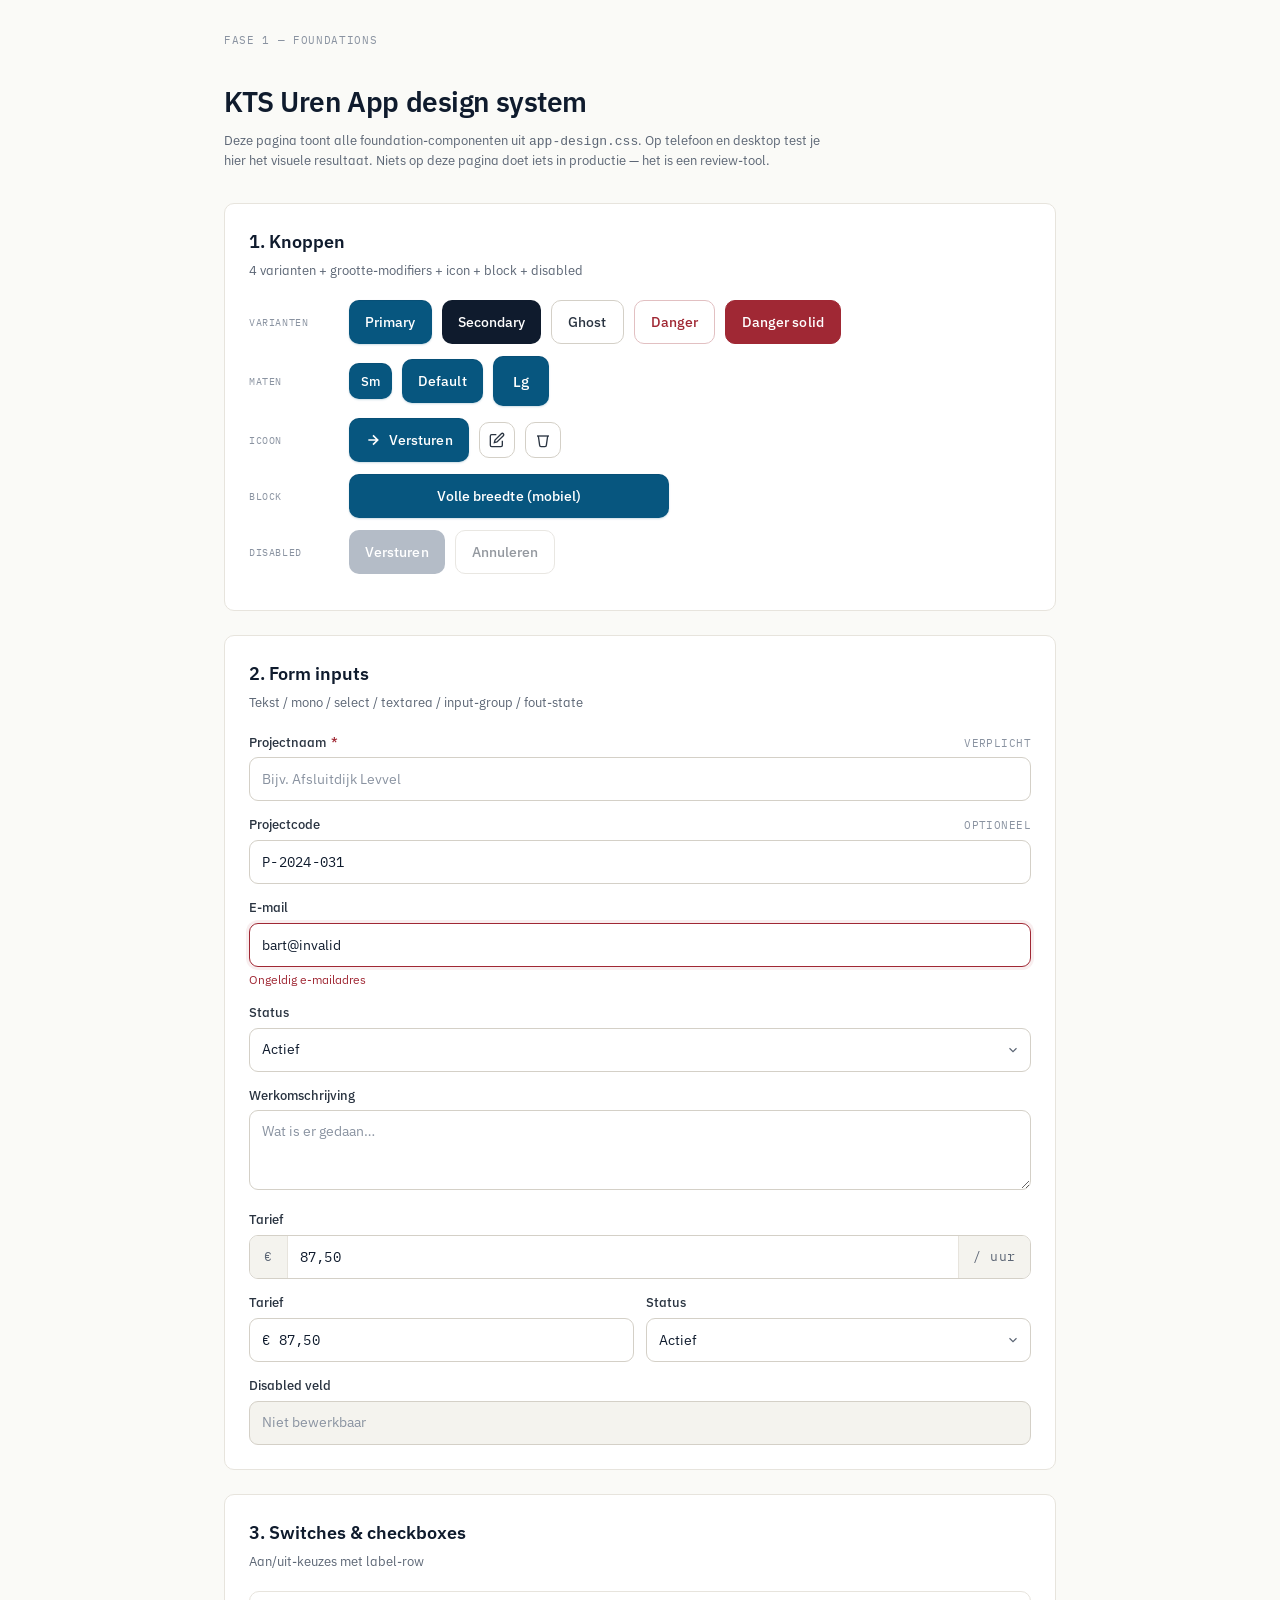
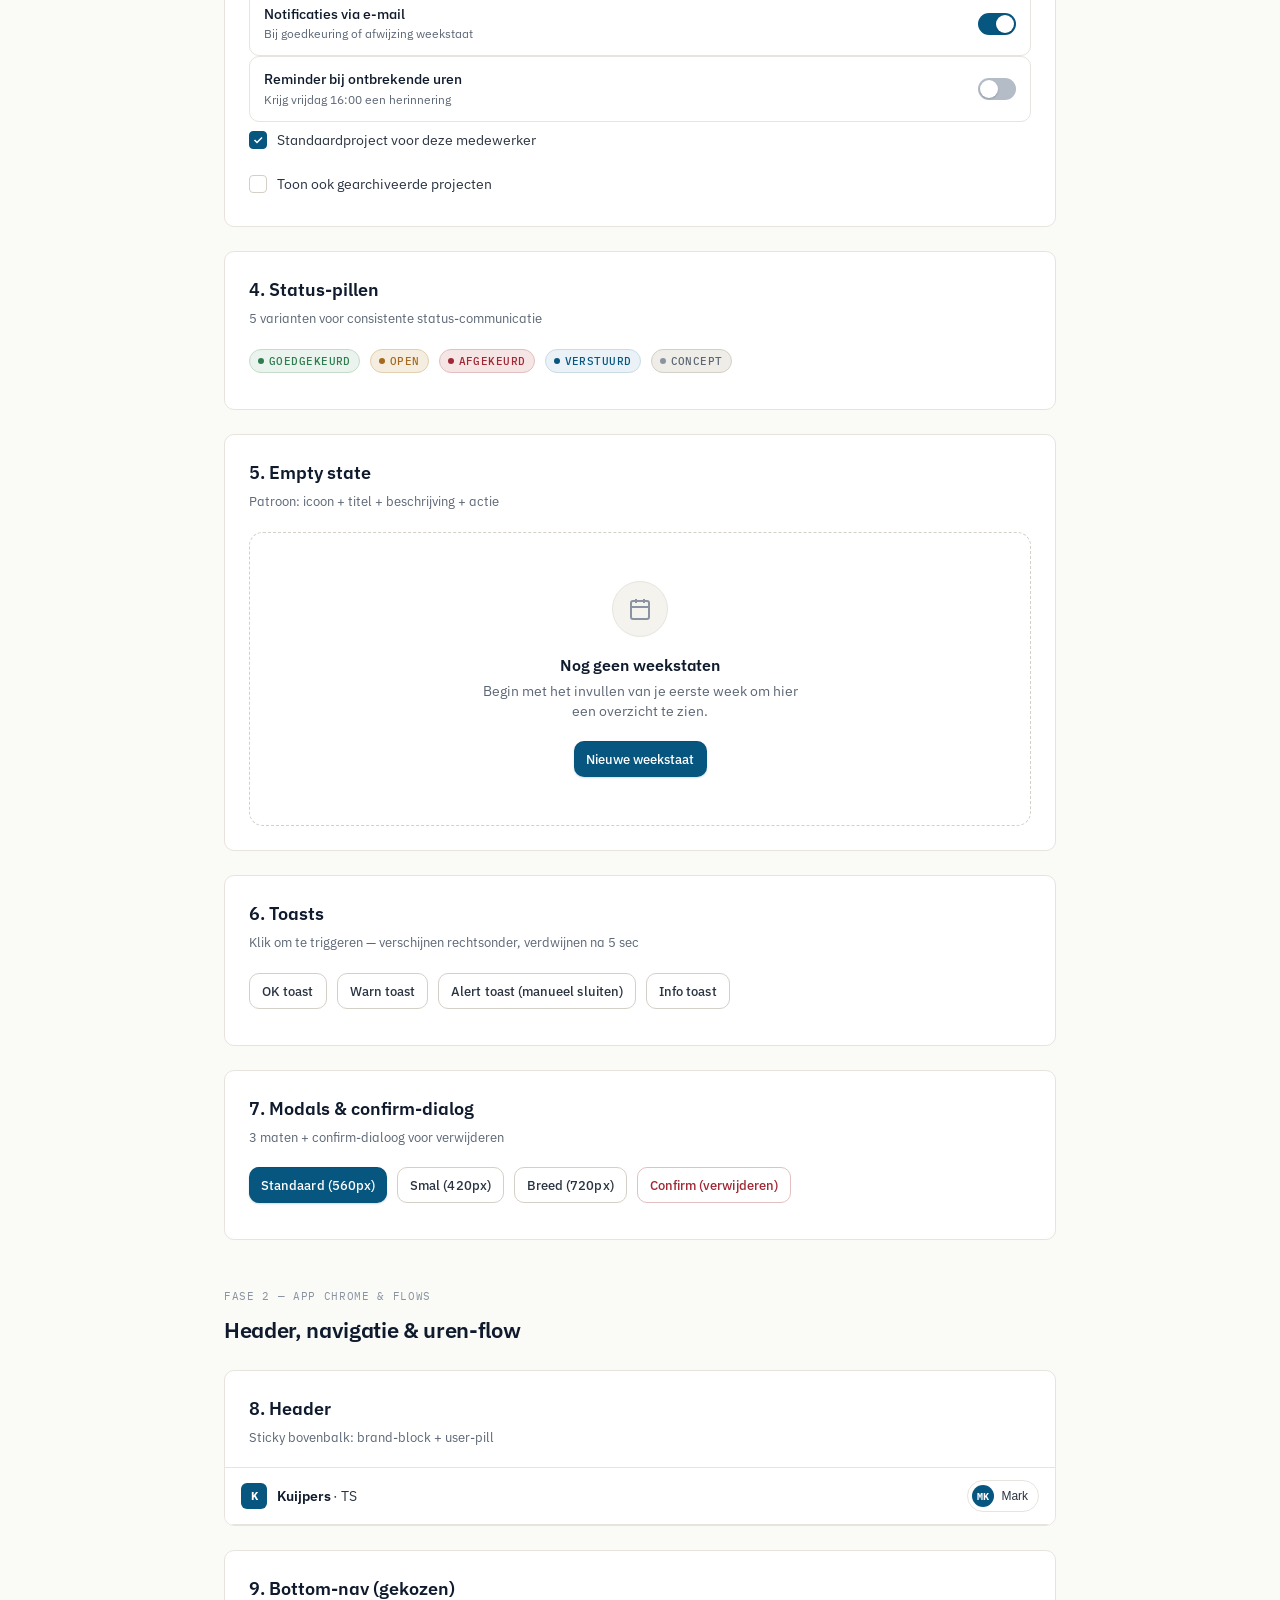
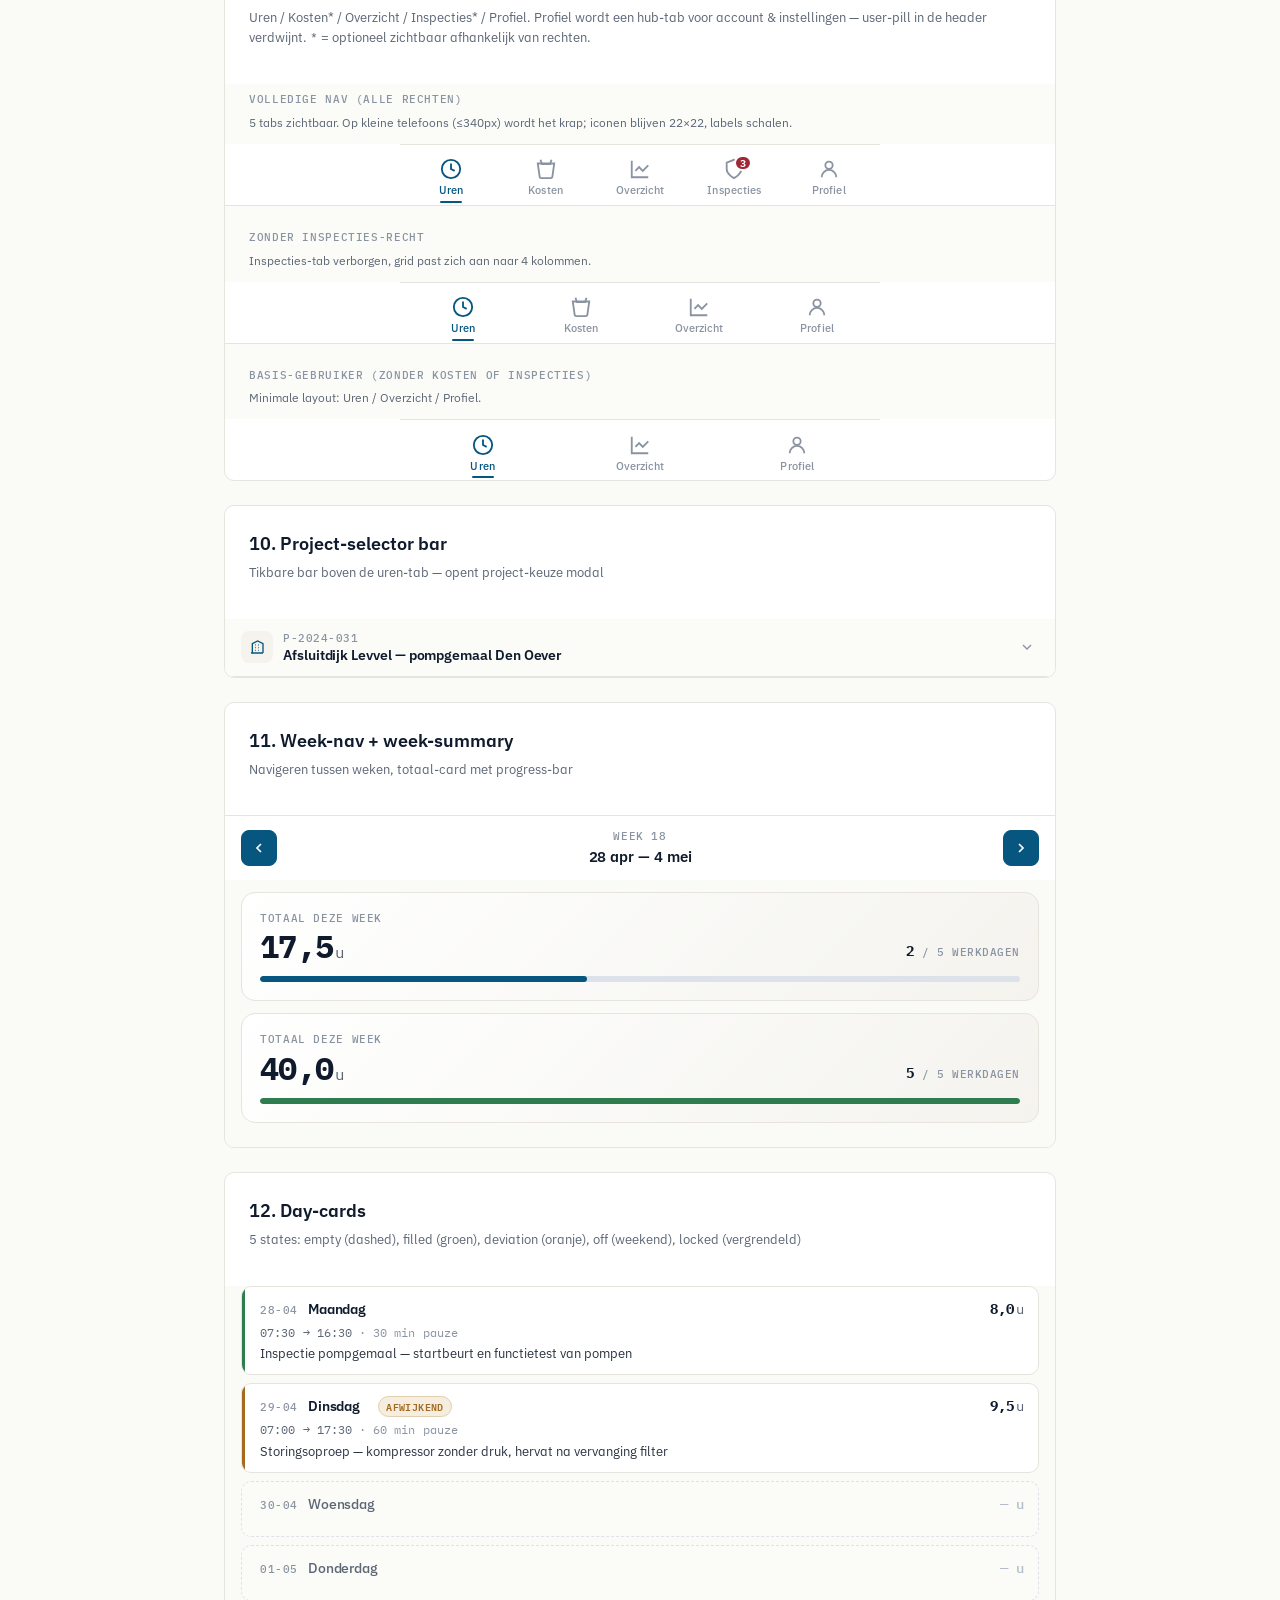
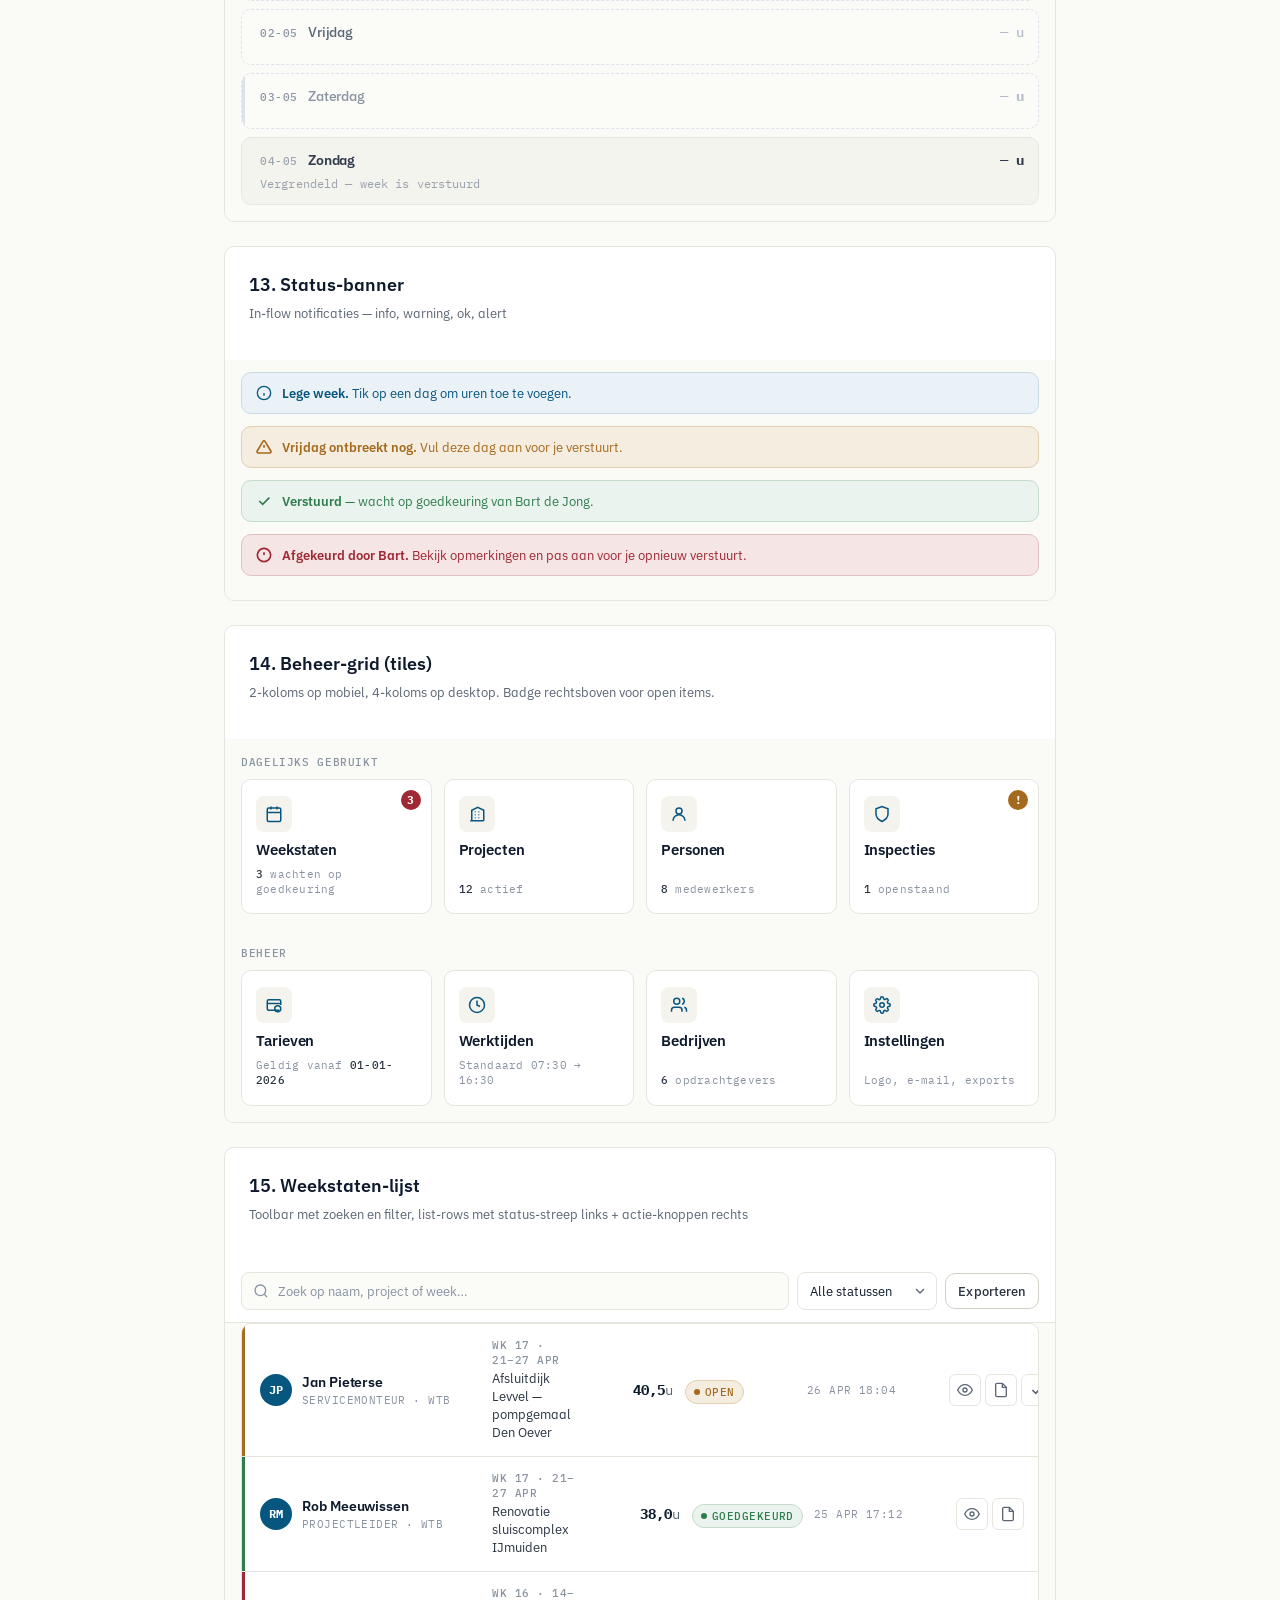
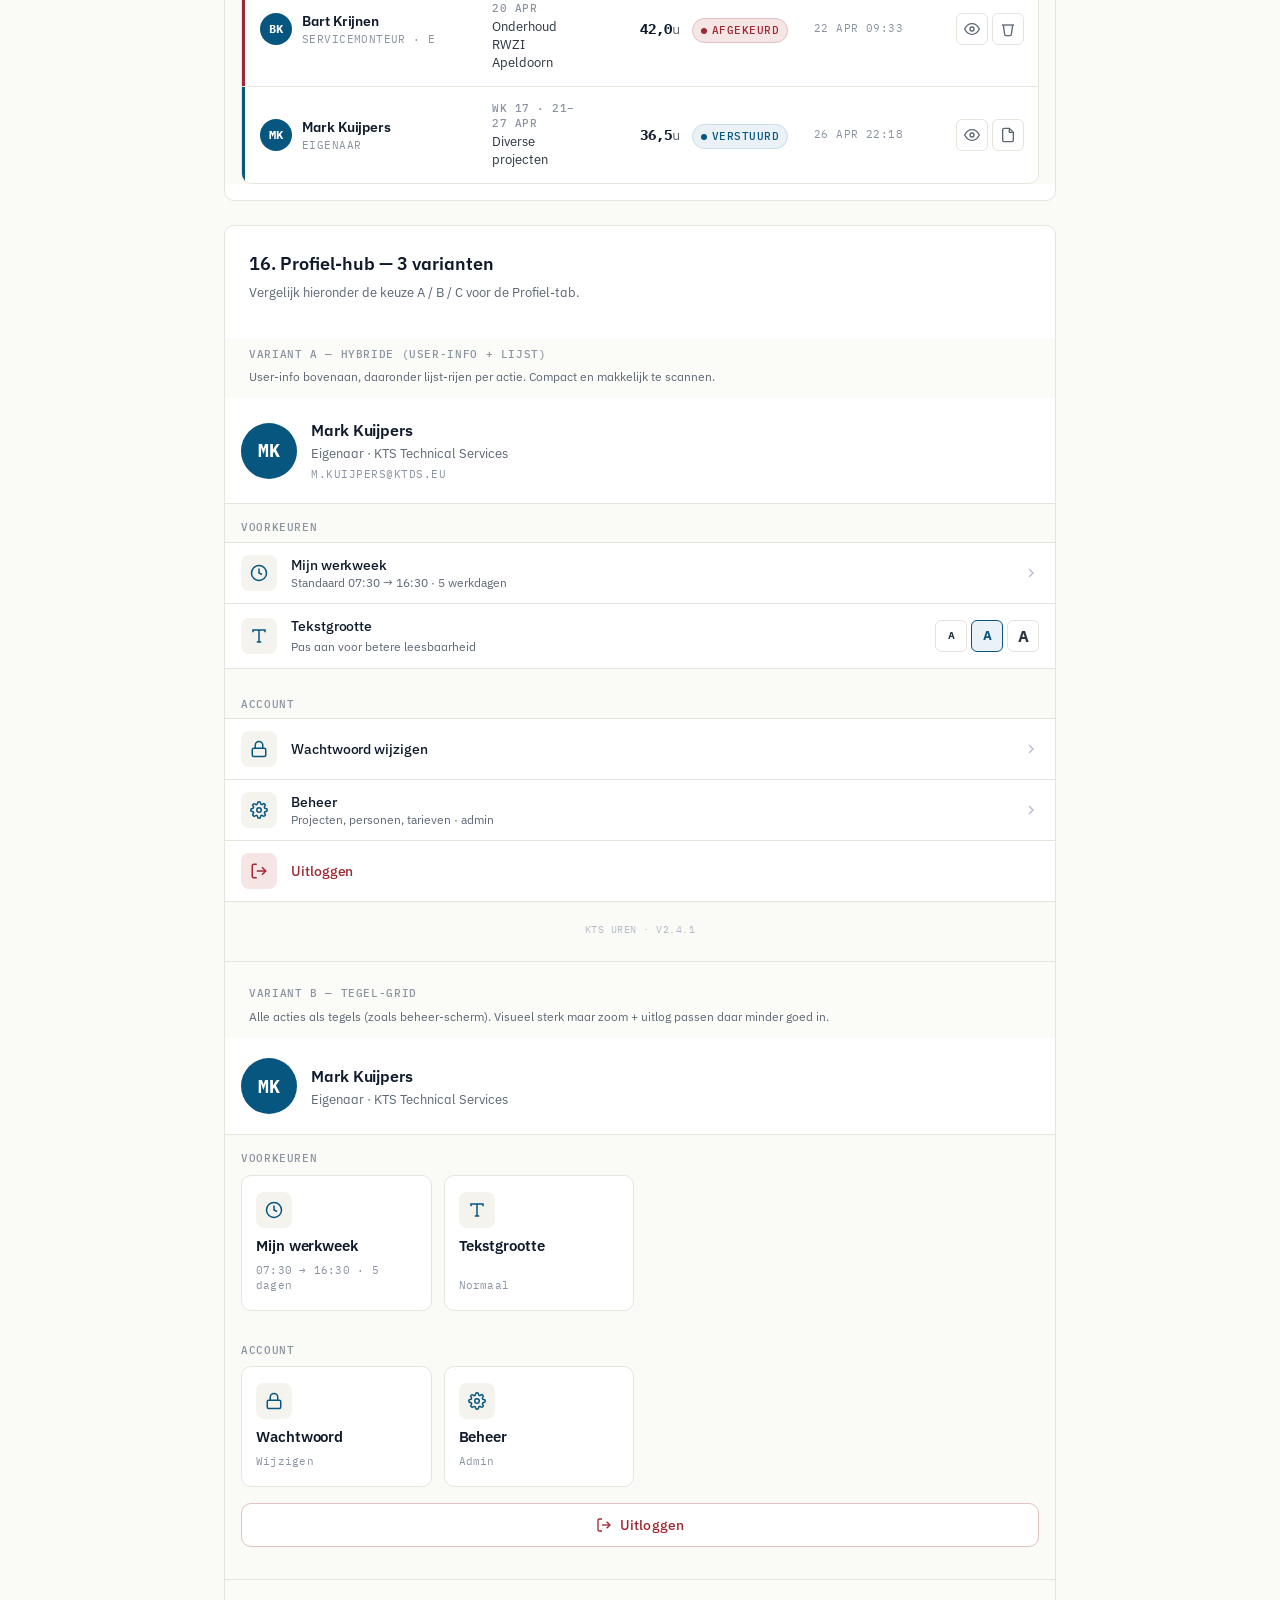
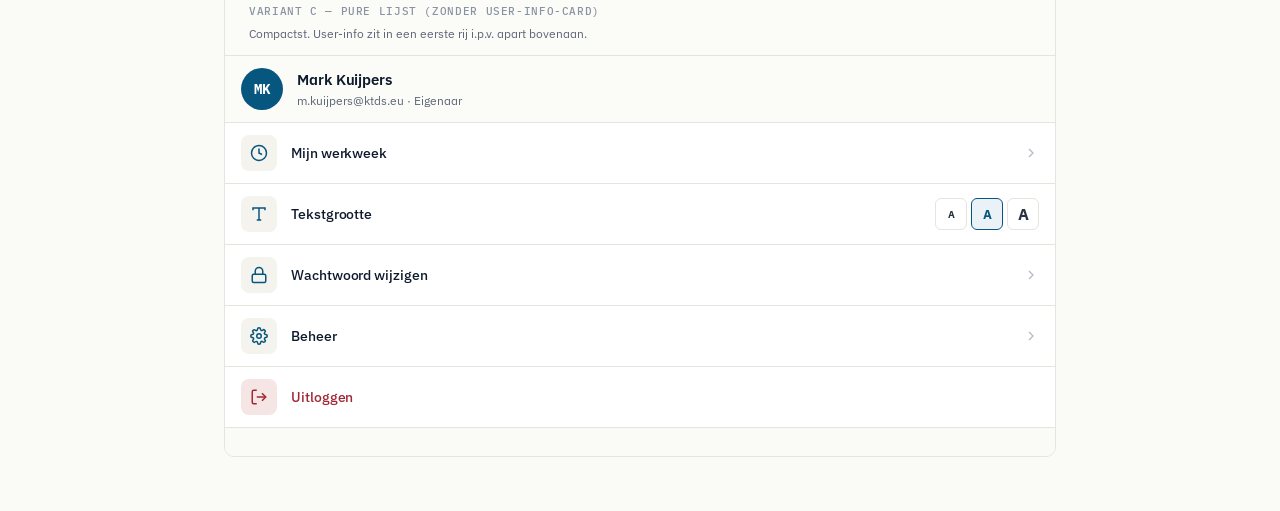
<file: test-foundations.html>
<!doctype html>
<html lang="nl">
<head>
<meta charset="utf-8">
<meta name="viewport" content="width=device-width,initial-scale=1">
<title>KTS Uren App — Foundations test</title>
<link rel="preconnect" href="https://fonts.googleapis.com">
<link rel="preconnect" href="https://fonts.gstatic.com" crossorigin>
<link href="https://fonts.googleapis.com/css2?family=IBM+Plex+Mono:wght@400;500;600&family=IBM+Plex+Sans:wght@300;400;500;600;700&display=swap" rel="stylesheet">
<link rel="stylesheet" href="app-design.css">
<style>
  /* Inline app-design.css zou er normaal als externe link in zitten,
     maar omdat dit een losse test-pagina is, halen we de definitieve
     versie uit index.html. Voor lokale ontwikkeling kun je hieronder
     het volledige CSS-blok plakken — voor nu lezen we de live versie
     in via fetch zodat alle wijzigingen direct doorkomen. */
  body { margin:0; }
  .test-section {
    max-width: 880px;
    margin: 0 auto;
    padding: 32px 24px;
  }
  .test-h1 {
    font-family:'IBM Plex Sans',sans-serif;
    font-size:28px;
    font-weight:600;
    letter-spacing:-0.015em;
    margin: 0 0 8px;
    color:#0F1B2D;
  }
  .test-sub {
    font-family:'IBM Plex Mono',monospace;
    font-size:11px;
    color:#8A93A1;
    letter-spacing:0.06em;
    text-transform:uppercase;
    margin-bottom: 32px;
  }
  .test-block {
    background: #fff;
    border: 1px solid #E7E4DD;
    border-radius: 10px;
    padding: 24px;
    margin-bottom: 24px;
  }
  .test-block-title {
    font-family:'IBM Plex Sans',sans-serif;
    font-size:18px;
    font-weight:600;
    color:#0F1B2D;
    margin: 0 0 6px;
  }
  .test-block-desc {
    font-family:'IBM Plex Sans',sans-serif;
    font-size:13px;
    color:#5C6675;
    margin: 0 0 20px;
  }
  .test-row { display:flex; flex-wrap:wrap; gap:10px; align-items:center; margin-bottom:12px; }
  .test-row + .test-row { margin-top: 0; }
  .test-label {
    font-family:'IBM Plex Mono',monospace;
    font-size:10px;
    color:#8A93A1;
    letter-spacing:0.06em;
    text-transform:uppercase;
    min-width: 90px;
  }
</style>
</head>
<body class="app-scope">

<div class="test-section">
  <div class="test-sub">FASE 1 — FOUNDATIONS</div>
  <h1 class="test-h1">KTS Uren App design system</h1>
  <p class="test-block-desc" style="margin-bottom:32px;max-width:600px">Deze pagina toont alle foundation-componenten uit <code>app-design.css</code>. Op telefoon en desktop test je hier het visuele resultaat. Niets op deze pagina doet iets in productie — het is een review-tool.</p>

  <!-- ===== KNOPPEN ===== -->
  <div class="test-block">
    <h2 class="test-block-title">1. Knoppen</h2>
    <p class="test-block-desc">4 varianten + grootte-modifiers + icon + block + disabled</p>

    <div class="test-row"><span class="test-label">Varianten</span>
      <button class="app-btn app-btn-primary">Primary</button>
      <button class="app-btn app-btn-secondary">Secondary</button>
      <button class="app-btn app-btn-ghost">Ghost</button>
      <button class="app-btn app-btn-danger">Danger</button>
      <button class="app-btn app-btn-danger is-solid">Danger solid</button>
    </div>

    <div class="test-row"><span class="test-label">Maten</span>
      <button class="app-btn app-btn-primary app-btn-sm">Sm</button>
      <button class="app-btn app-btn-primary">Default</button>
      <button class="app-btn app-btn-primary app-btn-lg">Lg</button>
    </div>

    <div class="test-row"><span class="test-label">Icoon</span>
      <button class="app-btn app-btn-primary">
        <svg viewBox="0 0 24 24" width="16" height="16" fill="none" stroke="currentColor" stroke-width="2.5"><path d="M5 12h14M12 5l7 7-7 7"/></svg>
        Versturen
      </button>
      <button class="app-btn app-btn-ghost app-btn-icon" aria-label="Bewerken">
        <svg viewBox="0 0 24 24" width="16" height="16" fill="none" stroke="currentColor" stroke-width="2"><path d="M11 4H4a2 2 0 00-2 2v14a2 2 0 002 2h14a2 2 0 002-2v-7"/><path d="M18.5 2.5a2.121 2.121 0 113 3L12 15l-4 1 1-4 9.5-9.5z"/></svg>
      </button>
      <button class="app-btn app-btn-ghost app-btn-icon" aria-label="Verwijderen">
        <svg viewBox="0 0 24 24" width="16" height="16" fill="none" stroke="currentColor" stroke-width="2"><polyline points="3 6 5 6 21 6"/><path d="M19 6l-2 14a2 2 0 01-2 2H9a2 2 0 01-2-2L5 6"/></svg>
      </button>
    </div>

    <div class="test-row"><span class="test-label">Block</span>
      <button class="app-btn app-btn-primary app-btn-block" style="max-width:320px">Volle breedte (mobiel)</button>
    </div>

    <div class="test-row"><span class="test-label">Disabled</span>
      <button class="app-btn app-btn-primary" disabled>Versturen</button>
      <button class="app-btn app-btn-ghost" disabled>Annuleren</button>
    </div>
  </div>

  <!-- ===== FORM INPUTS ===== -->
  <div class="test-block">
    <h2 class="test-block-title">2. Form inputs</h2>
    <p class="test-block-desc">Tekst / mono / select / textarea / input-group / fout-state</p>

    <div class="app-form-row">
      <div class="app-label-line">
        <label class="app-label">Projectnaam <span class="app-req">*</span></label>
        <span class="app-hint">VERPLICHT</span>
      </div>
      <input type="text" class="app-input" placeholder="Bijv. Afsluitdijk Levvel">
    </div>

    <div class="app-form-row">
      <div class="app-label-line">
        <label class="app-label">Projectcode</label>
        <span class="app-hint">OPTIONEEL</span>
      </div>
      <input type="text" class="app-input is-mono" value="P-2024-031">
    </div>

    <div class="app-form-row">
      <div class="app-label-line">
        <label class="app-label">E-mail</label>
      </div>
      <input type="email" class="app-input has-error" value="bart@invalid">
      <div class="app-error">Ongeldig e-mailadres</div>
    </div>

    <div class="app-form-row">
      <div class="app-label-line">
        <label class="app-label">Status</label>
      </div>
      <select class="app-select">
        <option>Actief</option>
        <option>Op pauze</option>
        <option>Afgerond</option>
      </select>
    </div>

    <div class="app-form-row">
      <div class="app-label-line">
        <label class="app-label">Werkomschrijving</label>
      </div>
      <textarea class="app-textarea" placeholder="Wat is er gedaan…"></textarea>
    </div>

    <div class="app-form-row">
      <div class="app-label-line">
        <label class="app-label">Tarief</label>
      </div>
      <div class="app-input-group">
        <span class="app-affix is-prefix">€</span>
        <input type="text" inputmode="decimal" value="87,50">
        <span class="app-affix">/ uur</span>
      </div>
    </div>

    <div class="app-form-row is-grid">
      <div>
        <div class="app-label-line"><label class="app-label">Tarief</label></div>
        <input type="text" class="app-input is-mono" value="€ 87,50">
      </div>
      <div>
        <div class="app-label-line"><label class="app-label">Status</label></div>
        <select class="app-select"><option>Actief</option></select>
      </div>
    </div>

    <div class="app-form-row">
      <div class="app-label-line"><label class="app-label">Disabled veld</label></div>
      <input type="text" class="app-input" value="Niet bewerkbaar" disabled>
    </div>
  </div>

  <!-- ===== SWITCHES & CHECKBOXES ===== -->
  <div class="test-block">
    <h2 class="test-block-title">3. Switches &amp; checkboxes</h2>
    <p class="test-block-desc">Aan/uit-keuzes met label-row</p>

    <div class="app-switch-row">
      <div class="app-switch-text">
        <div class="app-switch-title">Notificaties via e-mail</div>
        <div class="app-switch-desc">Bij goedkeuring of afwijzing weekstaat</div>
      </div>
      <button class="app-switch is-on" role="switch" aria-pressed="true" aria-label="Notificaties via e-mail" onclick="this.classList.toggle('is-on');this.setAttribute('aria-pressed',this.classList.contains('is-on'))"></button>
    </div>

    <div class="app-switch-row">
      <div class="app-switch-text">
        <div class="app-switch-title">Reminder bij ontbrekende uren</div>
        <div class="app-switch-desc">Krijg vrijdag 16:00 een herinnering</div>
      </div>
      <button class="app-switch" role="switch" aria-pressed="false" aria-label="Reminder bij ontbrekende uren" onclick="this.classList.toggle('is-on');this.setAttribute('aria-pressed',this.classList.contains('is-on'))"></button>
    </div>

    <label class="app-check is-checked">
      <input type="checkbox" checked onchange="this.closest('.app-check').classList.toggle('is-checked',this.checked)">
      <span class="app-checkbox">
        <svg viewBox="0 0 24 24" fill="none" stroke="currentColor" stroke-width="3"><path d="M5 12l5 5L20 7"/></svg>
      </span>
      <span>Standaardproject voor deze medewerker</span>
    </label>

    <label class="app-check" style="margin-top:8px">
      <input type="checkbox" onchange="this.closest('.app-check').classList.toggle('is-checked',this.checked)">
      <span class="app-checkbox">
        <svg viewBox="0 0 24 24" fill="none" stroke="currentColor" stroke-width="3"><path d="M5 12l5 5L20 7"/></svg>
      </span>
      <span>Toon ook gearchiveerde projecten</span>
    </label>
  </div>

  <!-- ===== STATUS PILLS ===== -->
  <div class="test-block">
    <h2 class="test-block-title">4. Status-pillen</h2>
    <p class="test-block-desc">5 varianten voor consistente status-communicatie</p>
    <div class="test-row">
      <span class="app-pill is-ok"><span class="app-pdot"></span>Goedgekeurd</span>
      <span class="app-pill is-warn"><span class="app-pdot"></span>Open</span>
      <span class="app-pill is-alert"><span class="app-pdot"></span>Afgekeurd</span>
      <span class="app-pill is-info"><span class="app-pdot"></span>Verstuurd</span>
      <span class="app-pill is-idle"><span class="app-pdot"></span>Concept</span>
    </div>
  </div>

  <!-- ===== EMPTY STATE ===== -->
  <div class="test-block">
    <h2 class="test-block-title">5. Empty state</h2>
    <p class="test-block-desc">Patroon: icoon + titel + beschrijving + actie</p>
    <div class="app-empty">
      <div class="app-empty-icon">
        <svg viewBox="0 0 24 24" fill="none" stroke="currentColor" stroke-width="2"><rect x="3" y="4" width="18" height="18" rx="2"/><line x1="16" y1="2" x2="16" y2="6"/><line x1="8" y1="2" x2="8" y2="6"/><line x1="3" y1="10" x2="21" y2="10"/></svg>
      </div>
      <h3 class="app-empty-title">Nog geen weekstaten</h3>
      <p class="app-empty-desc">Begin met het invullen van je eerste week om hier een overzicht te zien.</p>
      <button class="app-btn app-btn-primary app-btn-sm">Nieuwe weekstaat</button>
    </div>
  </div>

  <!-- ===== TOAST ===== -->
  <div class="test-block">
    <h2 class="test-block-title">6. Toasts</h2>
    <p class="test-block-desc">Klik om te triggeren — verschijnen rechtsonder, verdwijnen na 5 sec</p>
    <div class="test-row">
      <button class="app-btn app-btn-ghost app-btn-sm" onclick="appToast({type:'ok',title:'Weekstaat goedgekeurd',desc:'Jan Pieterse · WK 17 · 40,5 u'})">OK toast</button>
      <button class="app-btn app-btn-ghost app-btn-sm" onclick="appToast({type:'warn',title:'Vergeet de pauze niet',desc:'Vrijdag 12:00 - 12:30 ontbreekt nog',duration:8000})">Warn toast</button>
      <button class="app-btn app-btn-ghost app-btn-sm" onclick="appToast({type:'alert',title:'Versturen mislukt',desc:'Geen verbinding met server. Probeer opnieuw.',duration:0})">Alert toast (manueel sluiten)</button>
      <button class="app-btn app-btn-ghost app-btn-sm" onclick="appToast({type:'info',title:'Auto-opgeslagen',desc:'Je wijzigingen zijn bewaard'})">Info toast</button>
    </div>
  </div>

  <!-- ===== MODALS ===== -->
  <div class="test-block">
    <h2 class="test-block-title">7. Modals &amp; confirm-dialog</h2>
    <p class="test-block-desc">3 maten + confirm-dialoog voor verwijderen</p>
    <div class="test-row">
      <button class="app-btn app-btn-primary app-btn-sm" onclick="document.getElementById('demo-modal-default').classList.add('is-open');document.body.classList.add('app-no-scroll')">Standaard (560px)</button>
      <button class="app-btn app-btn-ghost app-btn-sm" onclick="document.getElementById('demo-modal-narrow').classList.add('is-open');document.body.classList.add('app-no-scroll')">Smal (420px)</button>
      <button class="app-btn app-btn-ghost app-btn-sm" onclick="document.getElementById('demo-modal-wide').classList.add('is-open');document.body.classList.add('app-no-scroll')">Breed (720px)</button>
      <button class="app-btn app-btn-danger app-btn-sm" onclick="document.getElementById('demo-modal-confirm').classList.add('is-open');document.body.classList.add('app-no-scroll')">Confirm (verwijderen)</button>
    </div>
  </div>

  <!-- =====================================================================
       FASE 2 — APP-CHROME & HOOFD-FLOWS
       ===================================================================== -->
  <div class="test-sub" style="margin: 48px 0 8px">FASE 2 — APP CHROME &amp; FLOWS</div>
  <h2 class="test-h1" style="font-size:22px; margin-bottom:24px">Header, navigatie &amp; uren-flow</h2>

  <!-- 8. HEADER -->
  <div class="test-block" style="padding:0; overflow:hidden">
    <div style="padding:24px 24px 0">
      <h2 class="test-block-title">8. Header</h2>
      <p class="test-block-desc">Sticky bovenbalk: brand-block + user-pill</p>
    </div>
    <div class="app-header" style="border-top:1px solid #E7E4DD">
      <div class="app-brand">
        <div class="app-gear-sm">K</div>
        <div class="app-brand-name"><strong>Kuijpers</strong> · TS</div>
      </div>
      <button class="app-user-pill" type="button">
        <div class="app-avatar">MK</div>
        <span class="app-uname">Mark</span>
      </button>
    </div>
  </div>

  <!-- 9. BOTTOM NAV — gekozen layout -->
  <div class="test-block" style="padding:0; overflow:hidden">
    <div style="padding:24px 24px 16px">
      <h2 class="test-block-title">9. Bottom-nav (gekozen)</h2>
      <p class="test-block-desc">Uren / Kosten* / Overzicht / Inspecties* / Profiel. Profiel wordt een hub-tab voor account &amp; instellingen — user-pill in de header verdwijnt. <code>*</code> = optioneel zichtbaar afhankelijk van rechten.</p>
    </div>

    <!-- 5 tabs (volledig) -->
    <div style="padding:8px 24px 4px;background:#FBFBF8">
      <div class="app-label-tiny" style="margin-bottom:6px">Volledige nav (alle rechten)</div>
      <div style="font-size:12px;color:#5C6675;margin-bottom:8px">5 tabs zichtbaar. Op kleine telefoons (≤340px) wordt het krap; iconen blijven 22×22, labels schalen.</div>
    </div>
    <div class="app-bottom-nav" style="position:static; grid-template-columns: repeat(5, 1fr);">
      <button class="app-navitem is-active" type="button">
        <svg viewBox="0 0 24 24" fill="none" stroke="currentColor" stroke-width="2"><circle cx="12" cy="12" r="10"/><polyline points="12 6 12 12 16 14"/></svg>
        <span class="app-nav-label">Uren</span>
      </button>
      <button class="app-navitem" type="button">
        <svg viewBox="0 0 24 24" fill="none" stroke="currentColor" stroke-width="2"><path d="M6 2l1.5 4.5h9L18 2"/><path d="M3 6h18l-2 14a2 2 0 01-2 2H7a2 2 0 01-2-2L3 6z"/></svg>
        <span class="app-nav-label">Kosten</span>
      </button>
      <button class="app-navitem" type="button">
        <svg viewBox="0 0 24 24" fill="none" stroke="currentColor" stroke-width="2"><path d="M3 3v18h18"/><path d="M7 14l4-4 4 4 6-6"/></svg>
        <span class="app-nav-label">Overzicht</span>
      </button>
      <button class="app-navitem" type="button">
        <svg viewBox="0 0 24 24" fill="none" stroke="currentColor" stroke-width="2"><path d="M12 22s8-4 8-10V5l-8-3-8 3v7c0 6 8 10 8 10z"/></svg>
        <span class="app-nav-label">Inspecties</span>
        <span class="app-nav-badge">3</span>
      </button>
      <button class="app-navitem" type="button">
        <svg viewBox="0 0 24 24" fill="none" stroke="currentColor" stroke-width="2"><circle cx="12" cy="8" r="4"/><path d="M4 21c0-4.4 3.6-8 8-8s8 3.6 8 8"/></svg>
        <span class="app-nav-label">Profiel</span>
      </button>
    </div>

    <!-- 4 tabs (zonder inspecties-recht) -->
    <div style="padding:24px 24px 4px;background:#FBFBF8;border-top:1px solid #E7E4DD">
      <div class="app-label-tiny" style="margin-bottom:6px">Zonder inspecties-recht</div>
      <div style="font-size:12px;color:#5C6675;margin-bottom:8px">Inspecties-tab verborgen, grid past zich aan naar 4 kolommen.</div>
    </div>
    <div class="app-bottom-nav" style="position:static">
      <button class="app-navitem is-active" type="button">
        <svg viewBox="0 0 24 24" fill="none" stroke="currentColor" stroke-width="2"><circle cx="12" cy="12" r="10"/><polyline points="12 6 12 12 16 14"/></svg>
        <span class="app-nav-label">Uren</span>
      </button>
      <button class="app-navitem" type="button">
        <svg viewBox="0 0 24 24" fill="none" stroke="currentColor" stroke-width="2"><path d="M6 2l1.5 4.5h9L18 2"/><path d="M3 6h18l-2 14a2 2 0 01-2 2H7a2 2 0 01-2-2L3 6z"/></svg>
        <span class="app-nav-label">Kosten</span>
      </button>
      <button class="app-navitem" type="button">
        <svg viewBox="0 0 24 24" fill="none" stroke="currentColor" stroke-width="2"><path d="M3 3v18h18"/><path d="M7 14l4-4 4 4 6-6"/></svg>
        <span class="app-nav-label">Overzicht</span>
      </button>
      <button class="app-navitem" type="button">
        <svg viewBox="0 0 24 24" fill="none" stroke="currentColor" stroke-width="2"><circle cx="12" cy="8" r="4"/><path d="M4 21c0-4.4 3.6-8 8-8s8 3.6 8 8"/></svg>
        <span class="app-nav-label">Profiel</span>
      </button>
    </div>

    <!-- 3 tabs (basis-gebruiker, zonder kosten + inspecties) -->
    <div style="padding:24px 24px 4px;background:#FBFBF8;border-top:1px solid #E7E4DD">
      <div class="app-label-tiny" style="margin-bottom:6px">Basis-gebruiker (zonder kosten of inspecties)</div>
      <div style="font-size:12px;color:#5C6675;margin-bottom:8px">Minimale layout: Uren / Overzicht / Profiel.</div>
    </div>
    <div class="app-bottom-nav" style="position:static; grid-template-columns: repeat(3, 1fr);">
      <button class="app-navitem is-active" type="button">
        <svg viewBox="0 0 24 24" fill="none" stroke="currentColor" stroke-width="2"><circle cx="12" cy="12" r="10"/><polyline points="12 6 12 12 16 14"/></svg>
        <span class="app-nav-label">Uren</span>
      </button>
      <button class="app-navitem" type="button">
        <svg viewBox="0 0 24 24" fill="none" stroke="currentColor" stroke-width="2"><path d="M3 3v18h18"/><path d="M7 14l4-4 4 4 6-6"/></svg>
        <span class="app-nav-label">Overzicht</span>
      </button>
      <button class="app-navitem" type="button">
        <svg viewBox="0 0 24 24" fill="none" stroke="currentColor" stroke-width="2"><circle cx="12" cy="8" r="4"/><path d="M4 21c0-4.4 3.6-8 8-8s8 3.6 8 8"/></svg>
        <span class="app-nav-label">Profiel</span>
      </button>
    </div>
  </div>

  <!-- 10. PROJECT SELECTOR -->
  <div class="test-block" style="padding:0; overflow:hidden">
    <div style="padding:24px 24px 16px">
      <h2 class="test-block-title">10. Project-selector bar</h2>
      <p class="test-block-desc">Tikbare bar boven de uren-tab — opent project-keuze modal</p>
    </div>
    <button class="app-proj-bar" type="button">
      <div class="app-proj-icon">
        <svg viewBox="0 0 24 24" fill="none" stroke="currentColor" stroke-width="2"><path d="M3 21h18M5 21V7l8-4 8 4v14"/><path d="M9 9h1M14 9h1M9 13h1M14 13h1M9 17h1M14 17h1"/></svg>
      </div>
      <div class="app-proj-meta">
        <div class="app-pcode">P-2024-031</div>
        <div class="app-pname">Afsluitdijk Levvel — pompgemaal Den Oever</div>
      </div>
      <div class="app-proj-chevron">
        <svg viewBox="0 0 24 24" fill="none" stroke="currentColor" stroke-width="2"><path d="M6 9l6 6 6-6"/></svg>
      </div>
    </button>
  </div>

  <!-- 11. WEEK NAV + WEEK SUMMARY -->
  <div class="test-block" style="padding:0; overflow:hidden">
    <div style="padding:24px 24px 16px">
      <h2 class="test-block-title">11. Week-nav + week-summary</h2>
      <p class="test-block-desc">Navigeren tussen weken, totaal-card met progress-bar</p>
    </div>
    <div class="app-week-nav" style="border-top:1px solid #E7E4DD">
      <button class="app-week-arrow" aria-label="Vorige week">
        <svg viewBox="0 0 24 24" fill="none" stroke="currentColor" stroke-width="2"><path d="M15 18l-6-6 6-6"/></svg>
      </button>
      <div class="app-week-info">
        <div class="app-week-num">WEEK 18</div>
        <div class="app-week-range">28 apr — 4 mei</div>
      </div>
      <button class="app-week-arrow" aria-label="Volgende week">
        <svg viewBox="0 0 24 24" fill="none" stroke="currentColor" stroke-width="2"><path d="M9 18l6-6-6-6"/></svg>
      </button>
    </div>
    <div style="background:#FAFAF7; padding:12px 0">
      <div class="app-week-summary">
        <div class="app-ws-row">
          <div>
            <div class="app-label-tiny">Totaal deze week</div>
            <div class="app-ws-total">17,5<span class="app-unit">u</span></div>
          </div>
          <div class="app-ws-ratio"><strong>2</strong> / 5 werkdagen</div>
        </div>
        <div class="app-ws-progress"><div class="app-ws-fill" style="width:43%"></div></div>
      </div>
      <div class="app-week-summary" style="margin-top:8px">
        <div class="app-ws-row">
          <div>
            <div class="app-label-tiny">Totaal deze week</div>
            <div class="app-ws-total">40,0<span class="app-unit">u</span></div>
          </div>
          <div class="app-ws-ratio"><strong>5</strong> / 5 werkdagen</div>
        </div>
        <div class="app-ws-progress"><div class="app-ws-fill is-complete" style="width:100%"></div></div>
      </div>
    </div>
  </div>

  <!-- 12. DAY CARDS -->
  <div class="test-block" style="padding:0; overflow:hidden">
    <div style="padding:24px 24px 16px">
      <h2 class="test-block-title">12. Day-cards</h2>
      <p class="test-block-desc">5 states: empty (dashed), filled (groen), deviation (oranje), off (weekend), locked (vergrendeld)</p>
    </div>
    <div style="background:#FAFAF7; padding:0">
      <div class="app-days">
        <div class="app-day-card is-filled">
          <div class="app-day-top">
            <div class="app-day-info">
              <span class="app-dnum">28-04</span>
              <span class="app-dname">Maandag</span>
            </div>
            <div class="app-dhrs">8,0<span class="app-unit">u</span></div>
          </div>
          <div class="app-day-times">
            <span>07:30 → 16:30</span>
            <span class="app-day-pause">· 30 min pauze</span>
          </div>
          <div class="app-day-work">Inspectie pompgemaal — startbeurt en functietest van pompen</div>
        </div>

        <div class="app-day-card is-deviation">
          <div class="app-day-top">
            <div class="app-day-info">
              <span class="app-dnum">29-04</span>
              <span class="app-dname">Dinsdag</span>
              <span class="app-dev-tag">Afwijkend</span>
            </div>
            <div class="app-dhrs">9,5<span class="app-unit">u</span></div>
          </div>
          <div class="app-day-times">
            <span>07:00 → 17:30</span>
            <span class="app-day-pause">· 60 min pauze</span>
          </div>
          <div class="app-day-work">Storingsoproep — kompressor zonder druk, hervat na vervanging filter</div>
        </div>

        <div class="app-day-card is-empty">
          <div class="app-day-top">
            <div class="app-day-info">
              <span class="app-dnum">30-04</span>
              <span class="app-dname">Woensdag</span>
            </div>
            <div class="app-dhrs">— u</div>
          </div>
        </div>

        <div class="app-day-card is-empty">
          <div class="app-day-top">
            <div class="app-day-info">
              <span class="app-dnum">01-05</span>
              <span class="app-dname">Donderdag</span>
            </div>
            <div class="app-dhrs">— u</div>
          </div>
        </div>

        <div class="app-day-card is-empty">
          <div class="app-day-top">
            <div class="app-day-info">
              <span class="app-dnum">02-05</span>
              <span class="app-dname">Vrijdag</span>
            </div>
            <div class="app-dhrs">— u</div>
          </div>
        </div>

        <div class="app-day-card is-off">
          <div class="app-day-top">
            <div class="app-day-info">
              <span class="app-dnum">03-05</span>
              <span class="app-dname">Zaterdag</span>
            </div>
            <div class="app-dhrs">— u</div>
          </div>
        </div>

        <div class="app-day-card is-locked">
          <div class="app-day-top">
            <div class="app-day-info">
              <span class="app-dnum">04-05</span>
              <span class="app-dname">Zondag</span>
            </div>
            <div class="app-dhrs">— u</div>
          </div>
          <div class="app-day-times" style="color:#8A93A1">
            <span>Vergrendeld — week is verstuurd</span>
          </div>
        </div>
      </div>
    </div>
  </div>

  <!-- 13. STATUS BANNER -->
  <div class="test-block" style="padding:0; overflow:hidden">
    <div style="padding:24px 24px 16px">
      <h2 class="test-block-title">13. Status-banner</h2>
      <p class="test-block-desc">In-flow notificaties — info, warning, ok, alert</p>
    </div>
    <div style="background:#FAFAF7; padding:12px 0">
      <div class="app-status-banner is-info">
        <svg viewBox="0 0 24 24" fill="none" stroke="currentColor" stroke-width="2"><circle cx="12" cy="12" r="10"/><line x1="12" y1="16" x2="12" y2="12"/><line x1="12" y1="8" x2="12.01" y2="8"/></svg>
        <span><strong>Lege week.</strong> Tik op een dag om uren toe te voegen.</span>
      </div>
      <div class="app-status-banner is-warn">
        <svg viewBox="0 0 24 24" fill="none" stroke="currentColor" stroke-width="2.5"><path d="M10.29 3.86L1.82 18a2 2 0 001.71 3h16.94a2 2 0 001.71-3L13.71 3.86a2 2 0 00-3.42 0z"/><line x1="12" y1="9" x2="12" y2="13"/><line x1="12" y1="17" x2="12.01" y2="17"/></svg>
        <span><strong>Vrijdag ontbreekt nog.</strong> Vul deze dag aan voor je verstuurt.</span>
      </div>
      <div class="app-status-banner is-ok">
        <svg viewBox="0 0 24 24" fill="none" stroke="currentColor" stroke-width="2.5"><path d="M5 12l5 5L20 7"/></svg>
        <span><strong>Verstuurd</strong> — wacht op goedkeuring van Bart de Jong.</span>
      </div>
      <div class="app-status-banner is-alert">
        <svg viewBox="0 0 24 24" fill="none" stroke="currentColor" stroke-width="2.5"><circle cx="12" cy="12" r="10"/><line x1="12" y1="8" x2="12" y2="12"/><line x1="12" y1="16" x2="12.01" y2="16"/></svg>
        <span><strong>Afgekeurd door Bart.</strong> Bekijk opmerkingen en pas aan voor je opnieuw verstuurt.</span>
      </div>
    </div>
  </div>

  <!-- 14. BEHEER GRID -->
  <div class="test-block" style="padding:0; overflow:hidden">
    <div style="padding:24px 24px 16px">
      <h2 class="test-block-title">14. Beheer-grid (tiles)</h2>
      <p class="test-block-desc">2-koloms op mobiel, 4-koloms op desktop. Badge rechtsboven voor open items.</p>
    </div>
    <div style="background:#FAFAF7; padding:0">
      <div class="app-admin-section-label">Dagelijks gebruikt</div>
      <div class="app-admin-grid">
        <button class="app-tile" type="button">
          <span class="app-tile-badge">3</span>
          <div class="app-tile-icon">
            <svg viewBox="0 0 24 24" fill="none" stroke="currentColor" stroke-width="2"><rect x="3" y="4" width="18" height="18" rx="2"/><line x1="16" y1="2" x2="16" y2="6"/><line x1="8" y1="2" x2="8" y2="6"/><line x1="3" y1="10" x2="21" y2="10"/></svg>
          </div>
          <div class="app-tile-title">Weekstaten</div>
          <div class="app-tile-meta"><strong>3</strong> wachten op goedkeuring</div>
        </button>
        <button class="app-tile" type="button">
          <div class="app-tile-icon">
            <svg viewBox="0 0 24 24" fill="none" stroke="currentColor" stroke-width="2"><path d="M3 21h18M5 21V7l8-4 8 4v14"/><path d="M9 9h1M14 9h1M9 13h1M14 13h1M9 17h1M14 17h1"/></svg>
          </div>
          <div class="app-tile-title">Projecten</div>
          <div class="app-tile-meta"><strong>12</strong> actief</div>
        </button>
        <button class="app-tile" type="button">
          <div class="app-tile-icon">
            <svg viewBox="0 0 24 24" fill="none" stroke="currentColor" stroke-width="2"><circle cx="12" cy="8" r="4"/><path d="M4 21c0-4.4 3.6-8 8-8s8 3.6 8 8"/></svg>
          </div>
          <div class="app-tile-title">Personen</div>
          <div class="app-tile-meta"><strong>8</strong> medewerkers</div>
        </button>
        <button class="app-tile" type="button">
          <span class="app-tile-badge is-warn">!</span>
          <div class="app-tile-icon">
            <svg viewBox="0 0 24 24" fill="none" stroke="currentColor" stroke-width="2"><path d="M12 22s8-4 8-10V5l-8-3-8 3v7c0 6 8 10 8 10z"/></svg>
          </div>
          <div class="app-tile-title">Inspecties</div>
          <div class="app-tile-meta"><strong>1</strong> openstaand</div>
        </button>
      </div>

      <div class="app-admin-section-label">Beheer</div>
      <div class="app-admin-grid">
        <button class="app-tile" type="button">
          <div class="app-tile-icon">
            <svg viewBox="0 0 24 24" fill="none" stroke="currentColor" stroke-width="2"><path d="M21 12V7a2 2 0 00-2-2H5a2 2 0 00-2 2v10a2 2 0 002 2h14"/><line x1="3" y1="10" x2="21" y2="10"/><circle cx="17" cy="17" r="4"/></svg>
          </div>
          <div class="app-tile-title">Tarieven</div>
          <div class="app-tile-meta">Geldig vanaf <strong>01-01-2026</strong></div>
        </button>
        <button class="app-tile" type="button">
          <div class="app-tile-icon">
            <svg viewBox="0 0 24 24" fill="none" stroke="currentColor" stroke-width="2"><circle cx="12" cy="12" r="10"/><path d="M12 6v6l4 2"/></svg>
          </div>
          <div class="app-tile-title">Werktijden</div>
          <div class="app-tile-meta">Standaard 07:30 → 16:30</div>
        </button>
        <button class="app-tile" type="button">
          <div class="app-tile-icon">
            <svg viewBox="0 0 24 24" fill="none" stroke="currentColor" stroke-width="2"><path d="M16 21v-2a4 4 0 00-4-4H6a4 4 0 00-4 4v2"/><circle cx="9" cy="7" r="4"/><path d="M22 21v-2a4 4 0 00-3-3.87"/><path d="M16 3.13a4 4 0 010 7.75"/></svg>
          </div>
          <div class="app-tile-title">Bedrijven</div>
          <div class="app-tile-meta"><strong>6</strong> opdrachtgevers</div>
        </button>
        <button class="app-tile" type="button">
          <div class="app-tile-icon">
            <svg viewBox="0 0 24 24" fill="none" stroke="currentColor" stroke-width="2"><circle cx="12" cy="12" r="3"/><path d="M19.4 15a1.65 1.65 0 00.33 1.82l.06.06a2 2 0 01-2.83 2.83l-.06-.06a1.65 1.65 0 00-1.82-.33 1.65 1.65 0 00-1 1.51V21a2 2 0 01-4 0v-.09A1.65 1.65 0 009 19.4a1.65 1.65 0 00-1.82.33l-.06.06a2 2 0 01-2.83-2.83l.06-.06a1.65 1.65 0 00.33-1.82 1.65 1.65 0 00-1.51-1H3a2 2 0 010-4h.09A1.65 1.65 0 004.6 9a1.65 1.65 0 00-.33-1.82l-.06-.06a2 2 0 012.83-2.83l.06.06a1.65 1.65 0 001.82.33H9a1.65 1.65 0 001-1.51V3a2 2 0 014 0v.09a1.65 1.65 0 001 1.51 1.65 1.65 0 001.82-.33l.06-.06a2 2 0 012.83 2.83l-.06.06a1.65 1.65 0 00-.33 1.82V9a1.65 1.65 0 001.51 1H21a2 2 0 010 4h-.09a1.65 1.65 0 00-1.51 1z"/></svg>
          </div>
          <div class="app-tile-title">Instellingen</div>
          <div class="app-tile-meta">Logo, e-mail, exports</div>
        </button>
      </div>
    </div>
  </div>

  <!-- 15. WEEKSTATEN LIJST -->
  <div class="test-block" style="padding:0; overflow:hidden">
    <div style="padding:24px 24px 16px">
      <h2 class="test-block-title">15. Weekstaten-lijst</h2>
      <p class="test-block-desc">Toolbar met zoeken en filter, list-rows met status-streep links + actie-knoppen rechts</p>
    </div>
    <div style="background:#FAFAF7; padding:0">
      <div class="app-admin-toolbar">
        <div class="app-search">
          <svg viewBox="0 0 24 24" fill="none" stroke="currentColor" stroke-width="2"><circle cx="11" cy="11" r="8"/><path d="M21 21l-4.35-4.35"/></svg>
          <input type="text" placeholder="Zoek op naam, project of week…">
        </div>
        <select class="app-filter-select">
          <option>Alle statussen</option>
          <option>Verstuurd</option>
          <option>Goedgekeurd</option>
          <option>Afgekeurd</option>
        </select>
        <button class="app-btn app-btn-ghost app-btn-sm">Exporteren</button>
      </div>
      <div class="app-list-card">
        <div class="app-list-row is-warn">
          <div class="app-list-person">
            <div class="app-avatar is-lg">JP</div>
            <div class="app-list-person-text">
              <div class="app-list-pname">Jan Pieterse</div>
              <div class="app-list-prole">Servicemonteur · WTB</div>
            </div>
          </div>
          <div class="app-list-text">
            <span class="app-list-code">WK 17 · 21–27 APR</span>
            Afsluitdijk Levvel — pompgemaal Den Oever
          </div>
          <div class="app-list-hrs">40,5<span class="app-unit">u</span></div>
          <div><span class="app-pill is-warn"><span class="app-pdot"></span>Open</span></div>
          <div class="app-list-time">26 APR 18:04</div>
          <div class="app-list-actions">
            <button class="app-iconbtn" aria-label="Bekijken">
              <svg viewBox="0 0 24 24" fill="none" stroke="currentColor" stroke-width="2"><path d="M1 12s4-8 11-8 11 8 11 8-4 8-11 8-11-8-11-8z"/><circle cx="12" cy="12" r="3"/></svg>
            </button>
            <button class="app-iconbtn" aria-label="PDF">
              <svg viewBox="0 0 24 24" fill="none" stroke="currentColor" stroke-width="2"><path d="M14 2H6a2 2 0 00-2 2v16a2 2 0 002 2h12a2 2 0 002-2V8l-6-6z"/><path d="M14 2v6h6"/></svg>
            </button>
            <button class="app-iconbtn" aria-label="Goedkeuren">
              <svg viewBox="0 0 24 24" fill="none" stroke="currentColor" stroke-width="2.5"><path d="M5 12l5 5L20 7"/></svg>
            </button>
          </div>
        </div>

        <div class="app-list-row is-ok">
          <div class="app-list-person">
            <div class="app-avatar is-lg">RM</div>
            <div class="app-list-person-text">
              <div class="app-list-pname">Rob Meeuwissen</div>
              <div class="app-list-prole">Projectleider · WTB</div>
            </div>
          </div>
          <div class="app-list-text">
            <span class="app-list-code">WK 17 · 21–27 APR</span>
            Renovatie sluiscomplex IJmuiden
          </div>
          <div class="app-list-hrs">38,0<span class="app-unit">u</span></div>
          <div><span class="app-pill is-ok"><span class="app-pdot"></span>Goedgekeurd</span></div>
          <div class="app-list-time">25 APR 17:12</div>
          <div class="app-list-actions">
            <button class="app-iconbtn" aria-label="Bekijken">
              <svg viewBox="0 0 24 24" fill="none" stroke="currentColor" stroke-width="2"><path d="M1 12s4-8 11-8 11 8 11 8-4 8-11 8-11-8-11-8z"/><circle cx="12" cy="12" r="3"/></svg>
            </button>
            <button class="app-iconbtn" aria-label="PDF">
              <svg viewBox="0 0 24 24" fill="none" stroke="currentColor" stroke-width="2"><path d="M14 2H6a2 2 0 00-2 2v16a2 2 0 002 2h12a2 2 0 002-2V8l-6-6z"/><path d="M14 2v6h6"/></svg>
            </button>
          </div>
        </div>

        <div class="app-list-row is-alert">
          <div class="app-list-person">
            <div class="app-avatar is-lg">BK</div>
            <div class="app-list-person-text">
              <div class="app-list-pname">Bart Krijnen</div>
              <div class="app-list-prole">Servicemonteur · E</div>
            </div>
          </div>
          <div class="app-list-text">
            <span class="app-list-code">WK 16 · 14–20 APR</span>
            Onderhoud RWZI Apeldoorn
          </div>
          <div class="app-list-hrs">42,0<span class="app-unit">u</span></div>
          <div><span class="app-pill is-alert"><span class="app-pdot"></span>Afgekeurd</span></div>
          <div class="app-list-time">22 APR 09:33</div>
          <div class="app-list-actions">
            <button class="app-iconbtn" aria-label="Bekijken">
              <svg viewBox="0 0 24 24" fill="none" stroke="currentColor" stroke-width="2"><path d="M1 12s4-8 11-8 11 8 11 8-4 8-11 8-11-8-11-8z"/><circle cx="12" cy="12" r="3"/></svg>
            </button>
            <button class="app-iconbtn is-danger" aria-label="Verwijderen">
              <svg viewBox="0 0 24 24" fill="none" stroke="currentColor" stroke-width="2"><polyline points="3 6 5 6 21 6"/><path d="M19 6l-2 14a2 2 0 01-2 2H9a2 2 0 01-2-2L5 6"/></svg>
            </button>
          </div>
        </div>

        <div class="app-list-row is-info">
          <div class="app-list-person">
            <div class="app-avatar is-lg">MK</div>
            <div class="app-list-person-text">
              <div class="app-list-pname">Mark Kuijpers</div>
              <div class="app-list-prole">Eigenaar</div>
            </div>
          </div>
          <div class="app-list-text">
            <span class="app-list-code">WK 17 · 21–27 APR</span>
            Diverse projecten
          </div>
          <div class="app-list-hrs">36,5<span class="app-unit">u</span></div>
          <div><span class="app-pill is-info"><span class="app-pdot"></span>Verstuurd</span></div>
          <div class="app-list-time">26 APR 22:18</div>
          <div class="app-list-actions">
            <button class="app-iconbtn" aria-label="Bekijken">
              <svg viewBox="0 0 24 24" fill="none" stroke="currentColor" stroke-width="2"><path d="M1 12s4-8 11-8 11 8 11 8-4 8-11 8-11-8-11-8z"/><circle cx="12" cy="12" r="3"/></svg>
            </button>
            <button class="app-iconbtn" aria-label="PDF">
              <svg viewBox="0 0 24 24" fill="none" stroke="currentColor" stroke-width="2"><path d="M14 2H6a2 2 0 00-2 2v16a2 2 0 002 2h12a2 2 0 002-2V8l-6-6z"/><path d="M14 2v6h6"/></svg>
            </button>
          </div>
        </div>
      </div>
    </div>
  </div>

  <!-- 16. PROFIEL HUB — 3 varianten -->
  <div class="test-block" style="padding:0; overflow:hidden">
    <div style="padding:24px 24px 16px">
      <h2 class="test-block-title">16. Profiel-hub — 3 varianten</h2>
      <p class="test-block-desc">Vergelijk hieronder de keuze A / B / C voor de Profiel-tab.</p>
    </div>

    <!-- VARIANT A — Hybride: user-info card + lijst van acties -->
    <div style="padding:8px 24px 4px;background:#FBFBF8">
      <div class="app-label-tiny" style="margin-bottom:6px">Variant A — hybride (user-info + lijst)</div>
      <div style="font-size:12px;color:#5C6675;margin-bottom:8px">User-info bovenaan, daaronder lijst-rijen per actie. Compact en makkelijk te scannen.</div>
    </div>
    <div style="background:#FAFAF7;padding-bottom:16px">
      <div class="app-profile-header">
        <div class="app-profile-avatar">MK</div>
        <div class="app-profile-info">
          <div class="app-profile-name">Mark Kuijpers</div>
          <div class="app-profile-meta">Eigenaar · KTS Technical Services</div>
          <div class="app-profile-code">M.KUIJPERS@KTDS.EU</div>
        </div>
      </div>

      <div class="app-action-section-label">Voorkeuren</div>
      <div class="app-action-list">
        <button class="app-action-row" type="button">
          <div class="app-action-row-icon">
            <svg viewBox="0 0 24 24" fill="none" stroke="currentColor" stroke-width="2"><circle cx="12" cy="12" r="10"/><polyline points="12 6 12 12 16 14"/></svg>
          </div>
          <div class="app-action-row-text">
            <div class="app-action-row-title">Mijn werkweek</div>
            <div class="app-action-row-desc">Standaard 07:30 → 16:30 · 5 werkdagen</div>
          </div>
          <div class="app-action-row-chevron">
            <svg viewBox="0 0 24 24" fill="none" stroke="currentColor" stroke-width="2"><path d="M9 18l6-6-6-6"/></svg>
          </div>
        </button>

        <div class="app-action-row" style="cursor:default">
          <div class="app-action-row-icon">
            <svg viewBox="0 0 24 24" fill="none" stroke="currentColor" stroke-width="2"><polyline points="4 7 4 4 20 4 20 7"/><line x1="9" y1="20" x2="15" y2="20"/><line x1="12" y1="4" x2="12" y2="20"/></svg>
          </div>
          <div class="app-action-row-text">
            <div class="app-action-row-title">Tekstgrootte</div>
            <div class="app-action-row-desc">Pas aan voor betere leesbaarheid</div>
          </div>
          <div class="app-zoom-control">
            <button class="app-zoom-btn app-zoom-btn-sm" type="button">A</button>
            <button class="app-zoom-btn app-zoom-btn-md is-active" type="button">A</button>
            <button class="app-zoom-btn app-zoom-btn-lg" type="button">A</button>
          </div>
        </div>
      </div>

      <div class="app-action-section-label">Account</div>
      <div class="app-action-list">
        <button class="app-action-row" type="button">
          <div class="app-action-row-icon">
            <svg viewBox="0 0 24 24" fill="none" stroke="currentColor" stroke-width="2"><rect x="3" y="11" width="18" height="11" rx="2"/><path d="M7 11V7a5 5 0 0110 0v4"/></svg>
          </div>
          <div class="app-action-row-text">
            <div class="app-action-row-title">Wachtwoord wijzigen</div>
          </div>
          <div class="app-action-row-chevron">
            <svg viewBox="0 0 24 24" fill="none" stroke="currentColor" stroke-width="2"><path d="M9 18l6-6-6-6"/></svg>
          </div>
        </button>

        <button class="app-action-row" type="button">
          <div class="app-action-row-icon">
            <svg viewBox="0 0 24 24" fill="none" stroke="currentColor" stroke-width="2"><circle cx="12" cy="12" r="3"/><path d="M19.4 15a1.65 1.65 0 00.33 1.82l.06.06a2 2 0 01-2.83 2.83l-.06-.06a1.65 1.65 0 00-1.82-.33 1.65 1.65 0 00-1 1.51V21a2 2 0 01-4 0v-.09A1.65 1.65 0 009 19.4a1.65 1.65 0 00-1.82.33l-.06.06a2 2 0 01-2.83-2.83l.06-.06a1.65 1.65 0 00.33-1.82 1.65 1.65 0 00-1.51-1H3a2 2 0 010-4h.09A1.65 1.65 0 004.6 9a1.65 1.65 0 00-.33-1.82l-.06-.06a2 2 0 012.83-2.83l.06.06a1.65 1.65 0 001.82.33H9a1.65 1.65 0 001-1.51V3a2 2 0 014 0v.09a1.65 1.65 0 001 1.51 1.65 1.65 0 001.82-.33l.06-.06a2 2 0 012.83 2.83l-.06.06a1.65 1.65 0 00-.33 1.82V9a1.65 1.65 0 001.51 1H21a2 2 0 010 4h-.09a1.65 1.65 0 00-1.51 1z"/></svg>
          </div>
          <div class="app-action-row-text">
            <div class="app-action-row-title">Beheer</div>
            <div class="app-action-row-desc">Projecten, personen, tarieven · admin</div>
          </div>
          <div class="app-action-row-chevron">
            <svg viewBox="0 0 24 24" fill="none" stroke="currentColor" stroke-width="2"><path d="M9 18l6-6-6-6"/></svg>
          </div>
        </button>

        <button class="app-action-row is-danger" type="button">
          <div class="app-action-row-icon">
            <svg viewBox="0 0 24 24" fill="none" stroke="currentColor" stroke-width="2"><path d="M9 21H5a2 2 0 01-2-2V5a2 2 0 012-2h4"/><polyline points="16 17 21 12 16 7"/><line x1="21" y1="12" x2="9" y2="12"/></svg>
          </div>
          <div class="app-action-row-text">
            <div class="app-action-row-title">Uitloggen</div>
          </div>
        </button>
      </div>

      <div style="text-align:center;font-family:'IBM Plex Mono',monospace;font-size:10px;color:#B4BCC7;letter-spacing:0.05em;text-transform:uppercase;padding:8px 16px">
        KTS Uren · v2.4.1
      </div>
    </div>

    <!-- VARIANT B — Tegel-grid -->
    <div style="padding:24px 24px 4px;background:#FBFBF8;border-top:1px solid #E7E4DD">
      <div class="app-label-tiny" style="margin-bottom:6px">Variant B — tegel-grid</div>
      <div style="font-size:12px;color:#5C6675;margin-bottom:8px">Alle acties als tegels (zoals beheer-scherm). Visueel sterk maar zoom + uitlog passen daar minder goed in.</div>
    </div>
    <div style="background:#FAFAF7;padding-bottom:16px">
      <div class="app-profile-header">
        <div class="app-profile-avatar">MK</div>
        <div class="app-profile-info">
          <div class="app-profile-name">Mark Kuijpers</div>
          <div class="app-profile-meta">Eigenaar · KTS Technical Services</div>
        </div>
      </div>

      <div class="app-admin-section-label">Voorkeuren</div>
      <div class="app-admin-grid">
        <button class="app-tile" type="button">
          <div class="app-tile-icon">
            <svg viewBox="0 0 24 24" fill="none" stroke="currentColor" stroke-width="2"><circle cx="12" cy="12" r="10"/><polyline points="12 6 12 12 16 14"/></svg>
          </div>
          <div class="app-tile-title">Mijn werkweek</div>
          <div class="app-tile-meta">07:30 → 16:30 · 5 dagen</div>
        </button>
        <button class="app-tile" type="button">
          <div class="app-tile-icon">
            <svg viewBox="0 0 24 24" fill="none" stroke="currentColor" stroke-width="2"><polyline points="4 7 4 4 20 4 20 7"/><line x1="9" y1="20" x2="15" y2="20"/><line x1="12" y1="4" x2="12" y2="20"/></svg>
          </div>
          <div class="app-tile-title">Tekstgrootte</div>
          <div class="app-tile-meta">Normaal</div>
        </button>
      </div>

      <div class="app-admin-section-label">Account</div>
      <div class="app-admin-grid">
        <button class="app-tile" type="button">
          <div class="app-tile-icon">
            <svg viewBox="0 0 24 24" fill="none" stroke="currentColor" stroke-width="2"><rect x="3" y="11" width="18" height="11" rx="2"/><path d="M7 11V7a5 5 0 0110 0v4"/></svg>
          </div>
          <div class="app-tile-title">Wachtwoord</div>
          <div class="app-tile-meta">Wijzigen</div>
        </button>
        <button class="app-tile" type="button">
          <div class="app-tile-icon">
            <svg viewBox="0 0 24 24" fill="none" stroke="currentColor" stroke-width="2"><circle cx="12" cy="12" r="3"/><path d="M19.4 15a1.65 1.65 0 00.33 1.82l.06.06a2 2 0 01-2.83 2.83l-.06-.06a1.65 1.65 0 00-1.82-.33 1.65 1.65 0 00-1 1.51V21a2 2 0 01-4 0v-.09A1.65 1.65 0 009 19.4a1.65 1.65 0 00-1.82.33l-.06.06a2 2 0 01-2.83-2.83l.06-.06a1.65 1.65 0 00.33-1.82 1.65 1.65 0 00-1.51-1H3a2 2 0 010-4h.09A1.65 1.65 0 004.6 9a1.65 1.65 0 00-.33-1.82l-.06-.06a2 2 0 012.83-2.83l.06.06a1.65 1.65 0 001.82.33H9a1.65 1.65 0 001-1.51V3a2 2 0 014 0v.09a1.65 1.65 0 001 1.51 1.65 1.65 0 001.82-.33l.06-.06a2 2 0 012.83 2.83l-.06.06a1.65 1.65 0 00-.33 1.82V9a1.65 1.65 0 001.51 1H21a2 2 0 010 4h-.09a1.65 1.65 0 00-1.51 1z"/></svg>
          </div>
          <div class="app-tile-title">Beheer</div>
          <div class="app-tile-meta">Admin</div>
        </button>
      </div>

      <div style="padding:0 16px 16px">
        <button class="app-btn app-btn-danger app-btn-block" type="button">
          <svg viewBox="0 0 24 24" width="16" height="16" fill="none" stroke="currentColor" stroke-width="2"><path d="M9 21H5a2 2 0 01-2-2V5a2 2 0 012-2h4"/><polyline points="16 17 21 12 16 7"/><line x1="21" y1="12" x2="9" y2="12"/></svg>
          Uitloggen
        </button>
      </div>
    </div>

    <!-- VARIANT C — Pure lijst -->
    <div style="padding:24px 24px 4px;background:#FBFBF8;border-top:1px solid #E7E4DD">
      <div class="app-label-tiny" style="margin-bottom:6px">Variant C — pure lijst (zonder user-info-card)</div>
      <div style="font-size:12px;color:#5C6675;margin-bottom:8px">Compactst. User-info zit in een eerste rij i.p.v. apart bovenaan.</div>
    </div>
    <div style="background:#FAFAF7;padding-bottom:16px">
      <div class="app-action-list" style="margin-top:0">
        <div class="app-action-row" style="cursor:default;background:var(--app-surface-2)">
          <div class="app-profile-avatar" style="width:42px;height:42px;font-size:14px">MK</div>
          <div class="app-action-row-text">
            <div class="app-action-row-title" style="font-size:15px;font-weight:600">Mark Kuijpers</div>
            <div class="app-action-row-desc">m.kuijpers@ktds.eu · Eigenaar</div>
          </div>
        </div>

        <button class="app-action-row" type="button">
          <div class="app-action-row-icon">
            <svg viewBox="0 0 24 24" fill="none" stroke="currentColor" stroke-width="2"><circle cx="12" cy="12" r="10"/><polyline points="12 6 12 12 16 14"/></svg>
          </div>
          <div class="app-action-row-text"><div class="app-action-row-title">Mijn werkweek</div></div>
          <div class="app-action-row-chevron">
            <svg viewBox="0 0 24 24" fill="none" stroke="currentColor" stroke-width="2"><path d="M9 18l6-6-6-6"/></svg>
          </div>
        </button>

        <div class="app-action-row" style="cursor:default">
          <div class="app-action-row-icon">
            <svg viewBox="0 0 24 24" fill="none" stroke="currentColor" stroke-width="2"><polyline points="4 7 4 4 20 4 20 7"/><line x1="9" y1="20" x2="15" y2="20"/><line x1="12" y1="4" x2="12" y2="20"/></svg>
          </div>
          <div class="app-action-row-text"><div class="app-action-row-title">Tekstgrootte</div></div>
          <div class="app-zoom-control">
            <button class="app-zoom-btn app-zoom-btn-sm" type="button">A</button>
            <button class="app-zoom-btn app-zoom-btn-md is-active" type="button">A</button>
            <button class="app-zoom-btn app-zoom-btn-lg" type="button">A</button>
          </div>
        </div>

        <button class="app-action-row" type="button">
          <div class="app-action-row-icon">
            <svg viewBox="0 0 24 24" fill="none" stroke="currentColor" stroke-width="2"><rect x="3" y="11" width="18" height="11" rx="2"/><path d="M7 11V7a5 5 0 0110 0v4"/></svg>
          </div>
          <div class="app-action-row-text"><div class="app-action-row-title">Wachtwoord wijzigen</div></div>
          <div class="app-action-row-chevron">
            <svg viewBox="0 0 24 24" fill="none" stroke="currentColor" stroke-width="2"><path d="M9 18l6-6-6-6"/></svg>
          </div>
        </button>

        <button class="app-action-row" type="button">
          <div class="app-action-row-icon">
            <svg viewBox="0 0 24 24" fill="none" stroke="currentColor" stroke-width="2"><circle cx="12" cy="12" r="3"/><path d="M19.4 15a1.65 1.65 0 00.33 1.82l.06.06a2 2 0 01-2.83 2.83l-.06-.06a1.65 1.65 0 00-1.82-.33 1.65 1.65 0 00-1 1.51V21a2 2 0 01-4 0v-.09A1.65 1.65 0 009 19.4a1.65 1.65 0 00-1.82.33l-.06.06a2 2 0 01-2.83-2.83l.06-.06a1.65 1.65 0 00.33-1.82 1.65 1.65 0 00-1.51-1H3a2 2 0 010-4h.09A1.65 1.65 0 004.6 9a1.65 1.65 0 00-.33-1.82l-.06-.06a2 2 0 012.83-2.83l.06.06a1.65 1.65 0 001.82.33H9a1.65 1.65 0 001-1.51V3a2 2 0 014 0v.09a1.65 1.65 0 001 1.51 1.65 1.65 0 001.82-.33l.06-.06a2 2 0 012.83 2.83l-.06.06a1.65 1.65 0 00-.33 1.82V9a1.65 1.65 0 001.51 1H21a2 2 0 010 4h-.09a1.65 1.65 0 00-1.51 1z"/></svg>
          </div>
          <div class="app-action-row-text"><div class="app-action-row-title">Beheer</div></div>
          <div class="app-action-row-chevron">
            <svg viewBox="0 0 24 24" fill="none" stroke="currentColor" stroke-width="2"><path d="M9 18l6-6-6-6"/></svg>
          </div>
        </button>

        <button class="app-action-row is-danger" type="button">
          <div class="app-action-row-icon">
            <svg viewBox="0 0 24 24" fill="none" stroke="currentColor" stroke-width="2"><path d="M9 21H5a2 2 0 01-2-2V5a2 2 0 012-2h4"/><polyline points="16 17 21 12 16 7"/><line x1="21" y1="12" x2="9" y2="12"/></svg>
          </div>
          <div class="app-action-row-text"><div class="app-action-row-title">Uitloggen</div></div>
        </button>
      </div>
    </div>
  </div>

</div>

<!-- Toast stack (één per pagina) -->
<div class="app-toast-stack" id="toast-stack"></div>

<!-- Standaard modal -->
<div class="app-modal-backdrop" id="demo-modal-default" role="dialog" aria-modal="true" data-close-on-backdrop>
  <div class="app-modal" aria-labelledby="modal-default-title">
    <div class="app-modal-header">
      <div>
        <div class="app-modal-subtitle">Beheer  /  Projecten</div>
        <h3 class="app-modal-title" id="modal-default-title">Project bewerken</h3>
      </div>
      <button class="app-modal-close" aria-label="Sluiten" data-close-modal>
        <svg viewBox="0 0 24 24" fill="none" stroke="currentColor" stroke-width="2.5"><path d="M18 6L6 18M6 6l12 12"/></svg>
      </button>
    </div>
    <div class="app-modal-body">
      <div class="app-form-row">
        <div class="app-label-line">
          <label class="app-label">Projectnaam <span class="app-req">*</span></label>
        </div>
        <input type="text" class="app-input" value="Afsluitdijk Levvel">
      </div>
      <div class="app-form-row">
        <div class="app-label-line">
          <label class="app-label">Projectcode</label>
        </div>
        <input type="text" class="app-input is-mono" value="P-2024-031">
      </div>
      <div class="app-form-row">
        <div class="app-label-line">
          <label class="app-label">Status</label>
        </div>
        <select class="app-select"><option>Actief</option><option>Op pauze</option><option>Afgerond</option></select>
      </div>
    </div>
    <div class="app-modal-footer">
      <button class="app-btn app-btn-ghost app-btn-sm" data-close-modal>Annuleren</button>
      <button class="app-btn app-btn-primary app-btn-sm" data-close-modal onclick="appToast({type:'ok',title:'Project opgeslagen'})">Wijzigingen opslaan</button>
    </div>
  </div>
</div>

<!-- Smalle modal -->
<div class="app-modal-backdrop" id="demo-modal-narrow" role="dialog" aria-modal="true" data-close-on-backdrop>
  <div class="app-modal is-narrow">
    <div class="app-modal-header">
      <div>
        <h3 class="app-modal-title">Naam wijzigen</h3>
      </div>
      <button class="app-modal-close" aria-label="Sluiten" data-close-modal>
        <svg viewBox="0 0 24 24" fill="none" stroke="currentColor" stroke-width="2.5"><path d="M18 6L6 18M6 6l12 12"/></svg>
      </button>
    </div>
    <div class="app-modal-body">
      <div class="app-form-row">
        <div class="app-label-line"><label class="app-label">Volledige naam</label></div>
        <input type="text" class="app-input" value="Mark Kuijpers">
      </div>
    </div>
    <div class="app-modal-footer">
      <button class="app-btn app-btn-ghost app-btn-sm" data-close-modal>Annuleren</button>
      <button class="app-btn app-btn-primary app-btn-sm" data-close-modal>Opslaan</button>
    </div>
  </div>
</div>

<!-- Brede modal -->
<div class="app-modal-backdrop" id="demo-modal-wide" role="dialog" aria-modal="true" data-close-on-backdrop>
  <div class="app-modal is-wide">
    <div class="app-modal-header">
      <div>
        <div class="app-modal-subtitle">Beheer  /  Personen &amp; bedrijven</div>
        <h3 class="app-modal-title">Bedrijf bewerken</h3>
      </div>
      <button class="app-modal-close" aria-label="Sluiten" data-close-modal>
        <svg viewBox="0 0 24 24" fill="none" stroke="currentColor" stroke-width="2.5"><path d="M18 6L6 18M6 6l12 12"/></svg>
      </button>
    </div>
    <div class="app-modal-body">
      <div class="app-form-row is-grid">
        <div>
          <div class="app-label-line"><label class="app-label">Bedrijfsnaam</label></div>
          <input type="text" class="app-input" value="Levvel MTC B.V.">
        </div>
        <div>
          <div class="app-label-line"><label class="app-label">KvK</label></div>
          <input type="text" class="app-input is-mono" value="64543523">
        </div>
      </div>
      <div class="app-form-row is-grid">
        <div>
          <div class="app-label-line"><label class="app-label">Adres</label></div>
          <input type="text" class="app-input" value="H.J. Nederhorststraat 1">
        </div>
        <div>
          <div class="app-label-line"><label class="app-label">Postcode &amp; plaats</label></div>
          <input type="text" class="app-input" value="2801 SC Gouda">
        </div>
      </div>
      <div class="app-form-row">
        <div class="app-label-line"><label class="app-label">Contactpersoon</label></div>
        <input type="text" class="app-input" value="Bas Prins">
      </div>
      <div class="app-form-row">
        <div class="app-label-line"><label class="app-label">E-mail</label></div>
        <input type="email" class="app-input" value="bas.prins@bam.com">
      </div>
    </div>
    <div class="app-modal-footer">
      <button class="app-btn app-btn-ghost app-btn-sm" data-close-modal>Annuleren</button>
      <button class="app-btn app-btn-primary app-btn-sm" data-close-modal>Wijzigingen opslaan</button>
    </div>
  </div>
</div>

<!-- Confirm dialog -->
<div class="app-modal-backdrop" id="demo-modal-confirm" role="dialog" aria-modal="true" data-close-on-backdrop>
  <div class="app-modal is-narrow">
    <div class="app-confirm-body">
      <div class="app-confirm-icon is-alert">
        <svg viewBox="0 0 24 24" fill="none" stroke="currentColor" stroke-width="2.5"><polyline points="3 6 5 6 21 6"/><path d="M19 6l-2 14a2 2 0 01-2 2H9a2 2 0 01-2-2L5 6"/><path d="M10 11v6M14 11v6"/></svg>
      </div>
      <h3 class="app-confirm-title">Project verwijderen?</h3>
      <p class="app-confirm-desc">Deze actie kan niet ongedaan worden gemaakt. Alle gerelateerde uren en kosten blijven behouden, maar worden ontkoppeld van dit project.</p>
    </div>
    <div class="app-modal-footer">
      <button class="app-btn app-btn-ghost app-btn-sm" data-close-modal>Annuleren</button>
      <button class="app-btn app-btn-danger is-solid app-btn-sm" data-close-modal onclick="appToast({type:'ok',title:'Project verwijderd'})">Ja, verwijderen</button>
    </div>
  </div>
</div>

<script>
  // === Toast helper ===
  function appToast({type='info', title, desc, duration=5000}) {
    const stack = document.getElementById('toast-stack');
    const toast = document.createElement('div');
    toast.className = `app-toast is-${type}`;
    toast.setAttribute('role', 'status');
    const icons = {
      ok: '<svg viewBox="0 0 24 24" fill="none" stroke="currentColor" stroke-width="3"><path d="M5 12l5 5L20 7"/></svg>',
      warn: '<svg viewBox="0 0 24 24" fill="none" stroke="currentColor" stroke-width="2.5"><path d="M10.29 3.86L1.82 18a2 2 0 001.71 3h16.94a2 2 0 001.71-3L13.71 3.86a2 2 0 00-3.42 0z"/><line x1="12" y1="9" x2="12" y2="13"/><line x1="12" y1="17" x2="12.01" y2="17"/></svg>',
      alert: '<svg viewBox="0 0 24 24" fill="none" stroke="currentColor" stroke-width="2.5"><circle cx="12" cy="12" r="10"/><line x1="15" y1="9" x2="9" y2="15"/><line x1="9" y1="9" x2="15" y2="15"/></svg>',
      info: '<svg viewBox="0 0 24 24" fill="none" stroke="currentColor" stroke-width="2"><circle cx="12" cy="12" r="10"/><line x1="12" y1="16" x2="12" y2="12"/><line x1="12" y1="8" x2="12.01" y2="8"/></svg>'
    };
    toast.innerHTML = `
      <div class="app-toast-icon">${icons[type] || icons.info}</div>
      <div class="app-toast-text">
        <span class="app-toast-strong">${title}</span>
        ${desc ? `<span class="app-toast-desc">${desc}</span>` : ''}
      </div>
      <button class="app-toast-close" aria-label="Sluiten">
        <svg viewBox="0 0 24 24" fill="none" stroke="currentColor" stroke-width="2.5"><path d="M18 6L6 18M6 6l12 12"/></svg>
      </button>
    `;
    stack.appendChild(toast);
    let timer = duration > 0 ? setTimeout(() => dismissToast(toast), duration) : null;
    toast.querySelector('.app-toast-close').onclick = () => { if (timer) clearTimeout(timer); dismissToast(toast); };
  }
  function dismissToast(toast) {
    toast.classList.add('is-leaving');
    setTimeout(() => toast.remove(), 200);
  }

  // === Modal close helpers ===
  function closeModal(modal) {
    modal.classList.remove('is-open');
    if (!document.querySelector('.app-modal-backdrop.is-open')) {
      document.body.classList.remove('app-no-scroll');
    }
  }
  document.addEventListener('click', (e) => {
    if (e.target.matches('[data-close-modal]') || e.target.closest('[data-close-modal]')) {
      const modal = e.target.closest('.app-modal-backdrop');
      if (modal) closeModal(modal);
    }
    // Backdrop click (alleen als element met data-close-on-backdrop)
    if (e.target.matches('.app-modal-backdrop[data-close-on-backdrop]')) {
      closeModal(e.target);
    }
  });
  // ESC key
  document.addEventListener('keydown', (e) => {
    if (e.key === 'Escape') {
      const open = document.querySelector('.app-modal-backdrop.is-open');
      if (open) closeModal(open);
    }
  });
</script>

</body>
</html>
</file>
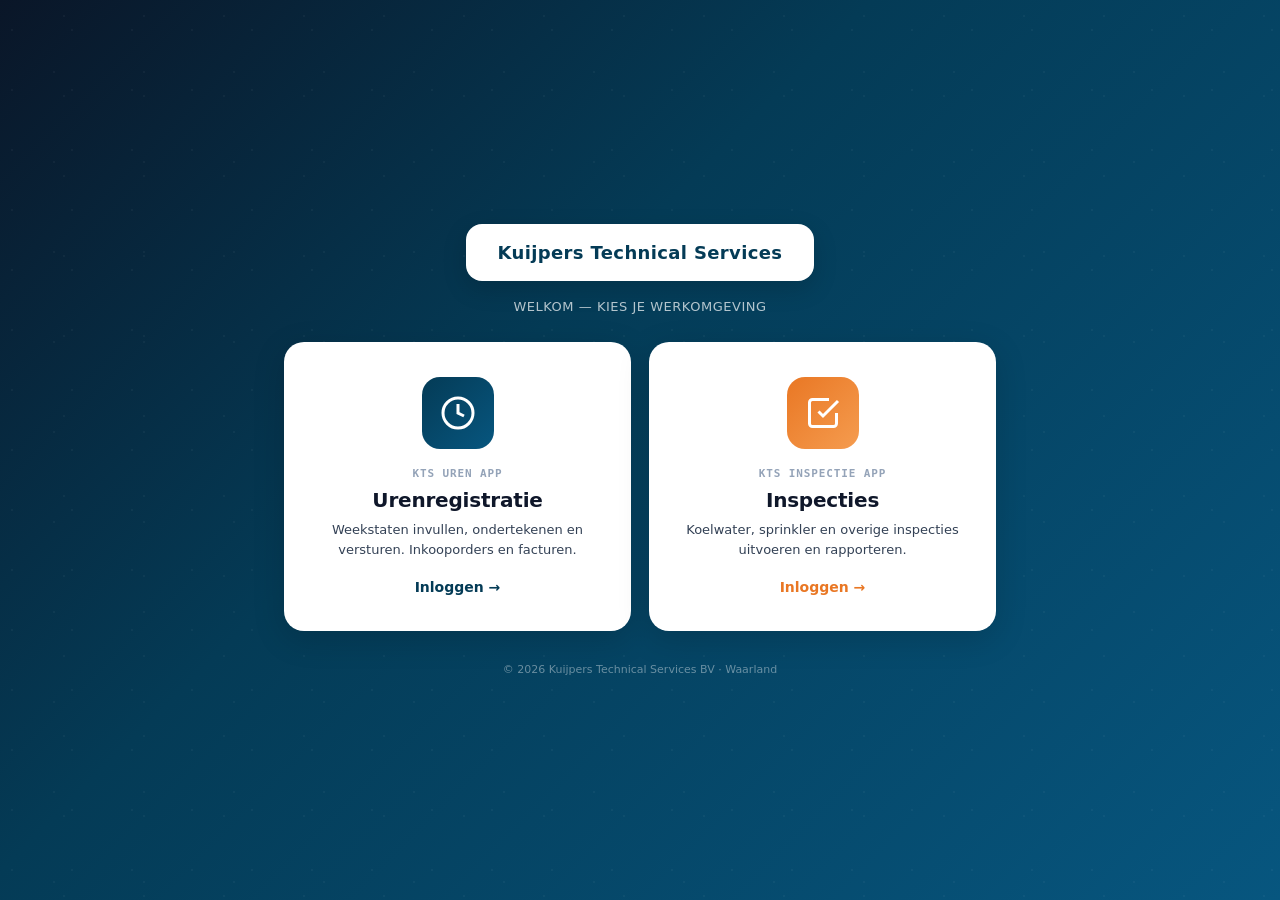
<file: mockups/login-variant-1-app-keuze-vooraf.html>
<!DOCTYPE html>
<html lang="nl">
<head>
<meta charset="UTF-8">
<title>Login mockup variant 1 — App-keuze vóór login</title>
<style>
  :root {
    --kts-blue: #043B56;
    --kts-blue-light: #07567F;
    --kts-orange: #E97724;
    --app-ink-900: #0f172a;
    --app-ink-700: #334155;
    --app-ink-400: #94a3b8;
    --app-ink-200: #e2e8f0;
  }
  * { box-sizing: border-box; }
  body {
    margin: 0;
    font-family: system-ui, -apple-system, "Segoe UI", sans-serif;
    background: linear-gradient(135deg, #0A1628 0%, #043B56 40%, #07567F 100%);
    min-height: 100vh;
    display: flex; align-items: center; justify-content: center;
    overflow: hidden;
  }
  .pattern {
    position: fixed; inset: 0; opacity: 0.04; pointer-events: none;
    background-image:
      radial-gradient(circle at 20% 50%, white 1px, transparent 1px),
      radial-gradient(circle at 80% 20%, white 1px, transparent 1px),
      radial-gradient(circle at 60% 80%, white 1px, transparent 1px);
    background-size: 60px 60px, 80px 80px, 90px 90px;
  }
  .container { position: relative; z-index: 1; width: 100%; max-width: 760px; padding: 24px; }
  .header { text-align: center; margin-bottom: 28px; }
  .header .logo {
    display: inline-block; background: white; border-radius: 16px;
    padding: 18px 32px; box-shadow: 0 8px 24px rgba(0,0,0,0.15);
    margin-bottom: 18px;
  }
  .header .logo-text {
    font-weight: 700; font-size: 18px; color: var(--kts-blue);
    letter-spacing: 0.02em;
  }
  .header .tagline {
    color: rgba(255,255,255,0.7); font-size: 13px; letter-spacing: 0.04em;
    text-transform: uppercase; font-weight: 500;
  }

  .app-cards {
    display: grid; grid-template-columns: 1fr 1fr; gap: 18px;
  }
  .app-card {
    background: white; border-radius: 20px; padding: 32px 28px;
    cursor: pointer; transition: transform 0.18s, box-shadow 0.18s;
    box-shadow: 0 8px 32px rgba(0,0,0,0.15);
    border: 3px solid transparent;
    text-align: center;
    position: relative;
  }
  .app-card:hover {
    transform: translateY(-4px);
    box-shadow: 0 16px 48px rgba(0,0,0,0.25);
    border-color: var(--kts-blue-light);
  }
  .app-card .icon-wrap {
    width: 72px; height: 72px; margin: 0 auto 18px;
    background: linear-gradient(135deg, var(--kts-blue) 0%, var(--kts-blue-light) 100%);
    border-radius: 18px;
    display: flex; align-items: center; justify-content: center;
    color: white;
  }
  .app-card.inspectie .icon-wrap {
    background: linear-gradient(135deg, var(--kts-orange) 0%, #f59c4f 100%);
  }
  .app-card .label {
    font-family: ui-monospace, "SF Mono", Menlo, monospace;
    font-size: 11px; font-weight: 600; color: var(--app-ink-400);
    letter-spacing: 0.08em; text-transform: uppercase; margin-bottom: 8px;
  }
  .app-card .title {
    font-size: 20px; font-weight: 700; color: var(--app-ink-900);
    margin-bottom: 8px; letter-spacing: -0.01em;
  }
  .app-card .desc {
    font-size: 13px; color: var(--app-ink-700); line-height: 1.5;
    margin-bottom: 18px;
  }
  .app-card .arrow {
    color: var(--kts-blue); font-weight: 600; font-size: 14px;
    display: inline-flex; align-items: center; gap: 6px;
  }
  .app-card:hover .arrow { gap: 10px; }
  .app-card.inspectie .arrow { color: var(--kts-orange); }

  .footer {
    text-align: center; margin-top: 32px;
    color: rgba(255,255,255,0.4); font-size: 11px;
  }

  @media (max-width: 600px) {
    .app-cards { grid-template-columns: 1fr; }
  }
</style>
</head>
<body>
  <div class="pattern"></div>
  <div class="container">
    <div class="header">
      <div class="logo"><span class="logo-text">Kuijpers Technical Services</span></div>
      <div class="tagline">Welkom — kies je werkomgeving</div>
    </div>

    <div class="app-cards">
      <div class="app-card uren">
        <div class="icon-wrap">
          <svg viewBox="0 0 24 24" width="36" height="36" fill="none" stroke="currentColor" stroke-width="2">
            <circle cx="12" cy="12" r="10"/>
            <polyline points="12 6 12 12 16 14"/>
          </svg>
        </div>
        <div class="label">KTS Uren App</div>
        <div class="title">Urenregistratie</div>
        <div class="desc">Weekstaten invullen, ondertekenen en versturen. Inkooporders en facturen.</div>
        <div class="arrow">Inloggen →</div>
      </div>

      <div class="app-card inspectie">
        <div class="icon-wrap">
          <svg viewBox="0 0 24 24" width="36" height="36" fill="none" stroke="currentColor" stroke-width="2">
            <path d="M9 11l3 3L22 4"/>
            <path d="M21 12v7a2 2 0 0 1-2 2H5a2 2 0 0 1-2-2V5a2 2 0 0 1 2-2h11"/>
          </svg>
        </div>
        <div class="label">KTS Inspectie App</div>
        <div class="title">Inspecties</div>
        <div class="desc">Koelwater, sprinkler en overige inspecties uitvoeren en rapporteren.</div>
        <div class="arrow">Inloggen →</div>
      </div>
    </div>

    <div class="footer">© 2026 Kuijpers Technical Services BV · Waarland</div>
  </div>
</body>
</html>
</file>
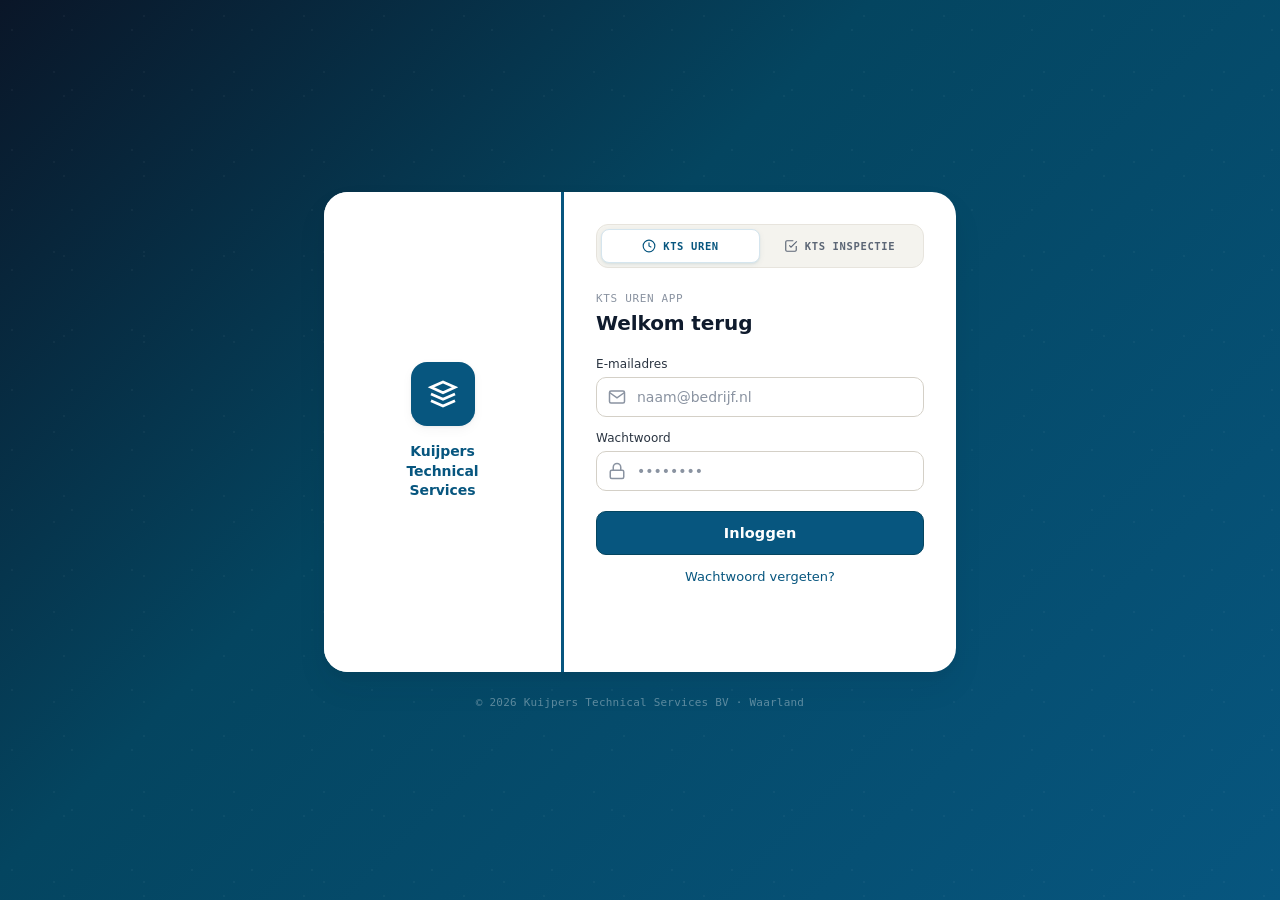
<file: mockups/login-variant-2-toggle-boven-form.html>
<!DOCTYPE html>
<html lang="nl">
<head>
<meta charset="UTF-8">
<title>Login mockup variant 2 — Toggle boven inlogformulier (huisstijl)</title>
<style>
  :root {
    /* KTS huisstijl tokens */
    --kts-blue:      #07567F;
    --kts-blue-700:  #044560;
    --kts-blue-900:  #0A1628;
    --kts-blue-50:   #EAF2F7;
    --kts-blue-100:  #D5E5EE;

    --app-bg:        #FAFAF7;
    --app-bg-tint:   #F4F3EE;
    --app-surface:   #FFFFFF;
    --app-surface-2: #FBFBF8;

    --app-ink-900: #0F1B2D;
    --app-ink-700: #2A3441;
    --app-ink-500: #5C6675;
    --app-ink-400: #8A93A1;
    --app-ink-300: #B4BCC7;
    --app-ink-200: #DDE2EA;

    --app-line: #E7E4DD;
    --app-line-strong: #D4D0C7;

    --app-shadow:    0 1px 3px rgba(15, 27, 45, 0.06), 0 4px 12px rgba(15, 27, 45, 0.04);
    --app-shadow-lg: 0 4px 8px rgba(15, 27, 45, 0.06), 0 16px 32px rgba(15, 27, 45, 0.06);

    --app-font-sans: 'IBM Plex Sans', -apple-system, 'Segoe UI', system-ui, sans-serif;
    --app-font-mono: 'IBM Plex Mono', ui-monospace, 'SF Mono', Menlo, monospace;
  }
  * { box-sizing: border-box; }
  body {
    margin: 0;
    font-family: var(--app-font-sans);
    background: linear-gradient(135deg, var(--kts-blue-900) 0%, var(--kts-blue-700) 40%, var(--kts-blue) 100%);
    min-height: 100vh;
    display: flex; align-items: center; justify-content: center;
    overflow: hidden;
    color: var(--app-ink-900);
  }
  .pattern {
    position: fixed; inset: 0; opacity: 0.04; pointer-events: none;
    background-image:
      radial-gradient(circle at 20% 50%, white 1px, transparent 1px),
      radial-gradient(circle at 80% 20%, white 1px, transparent 1px),
      radial-gradient(circle at 60% 80%, white 1px, transparent 1px);
    background-size: 60px 60px, 80px 80px, 90px 90px;
  }
  .container { position: relative; z-index: 1; width: 100%; max-width: 680px; padding: 24px; }

  /* ============ Card ============ */
  .card {
    background: var(--app-surface); border-radius: 24px; overflow: hidden;
    box-shadow: var(--app-shadow-lg);
    display: flex; flex-direction: row; min-height: 480px;
  }
  .logo-panel {
    flex: 0 0 240px;
    background: var(--app-surface);
    display: flex; flex-direction: column; align-items: center; justify-content: center;
    padding: 40px 28px;
    border-right: 3px solid var(--kts-blue);
  }
  .logo-mark {
    width: 64px; height: 64px; border-radius: 16px;
    background: var(--kts-blue);
    display: flex; align-items: center; justify-content: center;
    color: white; margin-bottom: 16px;
    box-shadow: var(--app-shadow);
  }
  .logo-text {
    font-family: var(--app-font-sans);
    font-weight: 700; font-size: 14px; color: var(--kts-blue);
    text-align: center; line-height: 1.4;
    letter-spacing: -0.005em;
  }
  .form-panel {
    flex: 1; padding: 32px;
    display: flex; flex-direction: column;
  }

  /* ============ App toggle (huisstijl, segmented in blauw) ============ */
  .app-toggle {
    display: flex;
    background: var(--app-bg-tint);
    border: 1px solid var(--app-line);
    border-radius: 12px;
    padding: 4px;
    margin-bottom: 24px;
    position: relative;
  }
  .app-toggle button {
    flex: 1;
    padding: 9px 10px;
    border: 1px solid transparent;
    background: transparent;
    cursor: pointer;
    border-radius: 8px;
    font-family: var(--app-font-mono);
    font-size: 10.5px;
    font-weight: 600;
    letter-spacing: 0.06em;
    text-transform: uppercase;
    color: var(--app-ink-500);
    transition: all 160ms ease;
    display: flex; align-items: center; justify-content: center; gap: 7px;
  }
  .app-toggle button svg { width: 14px; height: 14px; flex-shrink: 0; }
  .app-toggle button:hover { color: var(--app-ink-700); }
  .app-toggle button.active {
    background: var(--app-surface);
    color: var(--kts-blue);
    border-color: var(--kts-blue-100);
    box-shadow: 0 1px 2px rgba(7, 86, 127, 0.08), 0 2px 6px rgba(7, 86, 127, 0.06);
  }

  /* ============ Heading ============ */
  .label-line {
    font-family: var(--app-font-mono);
    font-size: 11px; font-weight: 500; color: var(--app-ink-400);
    letter-spacing: 0.06em; text-transform: uppercase; margin-bottom: 6px;
  }
  .title {
    font-weight: 600; font-size: 20px; color: var(--app-ink-900);
    letter-spacing: -0.005em; margin-bottom: 22px;
  }

  /* ============ Form ============ */
  .form-row { margin-bottom: 14px; }
  .form-row label {
    display: block; font-size: 12px; font-weight: 500;
    color: var(--app-ink-700); margin-bottom: 6px;
    letter-spacing: 0.005em;
  }
  .input-wrap { position: relative; }
  .input-wrap svg {
    position: absolute; left: 12px; top: 50%; transform: translateY(-50%);
    color: var(--app-ink-400); pointer-events: none;
  }
  .input-wrap input {
    width: 100%; padding: 11px 14px 11px 40px;
    border: 1px solid var(--app-line-strong); border-radius: 10px;
    font-size: 14px; font-family: inherit;
    background: var(--app-surface);
    color: var(--app-ink-900);
    transition: border-color 160ms, box-shadow 160ms;
  }
  .input-wrap input::placeholder { color: var(--app-ink-400); }
  .input-wrap input:focus {
    outline: none; border-color: var(--kts-blue);
    box-shadow: 0 0 0 3px rgba(7,86,127,0.12);
  }

  .btn-primary {
    width: 100%; padding: 13px;
    background: var(--kts-blue); color: white;
    border: 1px solid var(--kts-blue-700);
    border-radius: 10px;
    font-size: 14.5px; font-weight: 600; cursor: pointer;
    transition: background 160ms;
    margin-top: 6px;
    font-family: inherit;
    letter-spacing: 0.01em;
  }
  .btn-primary:hover { background: var(--kts-blue-700); }

  .forgot {
    text-align: center; margin-top: 14px;
    font-size: 13px; color: var(--kts-blue);
    text-decoration: none; display: block;
    font-weight: 500;
  }
  .forgot:hover { text-decoration: underline; }

  .footer {
    text-align: center; margin-top: 24px;
    color: rgba(255,255,255,0.35); font-size: 11px;
    letter-spacing: 0.02em;
    font-family: var(--app-font-mono);
  }

  @media (max-width: 600px) {
    .card { flex-direction: column; min-height: auto; }
    .logo-panel { flex: 0 0 auto; padding: 24px; border-right: none; border-bottom: 3px solid var(--kts-blue); flex-direction: row; gap: 14px; justify-content: flex-start; }
    .logo-mark { margin-bottom: 0; width: 44px; height: 44px; border-radius: 11px; }
    .logo-text { text-align: left; }
    .logo-text br { display: none; }
    .form-panel { padding: 24px; }
  }
</style>
</head>
<body>
  <div class="pattern"></div>
  <div class="container">
    <div class="card">
      <div class="logo-panel">
        <div class="logo-mark">
          <svg viewBox="0 0 24 24" width="32" height="32" fill="none" stroke="currentColor" stroke-width="2">
            <path d="M3 7l9-4 9 4-9 4-9-4z"/>
            <path d="M3 12l9 4 9-4"/>
            <path d="M3 17l9 4 9-4"/>
          </svg>
        </div>
        <div class="logo-text">Kuijpers<br>Technical<br>Services</div>
      </div>

      <div class="form-panel">
        <div class="app-toggle">
          <button class="active" onclick="switchApp(this, 'uren')">
            <svg viewBox="0 0 24 24" fill="none" stroke="currentColor" stroke-width="2"><circle cx="12" cy="12" r="10"/><polyline points="12 6 12 12 16 14"/></svg>
            KTS Uren
          </button>
          <button onclick="switchApp(this, 'inspectie')">
            <svg viewBox="0 0 24 24" fill="none" stroke="currentColor" stroke-width="2"><path d="M9 11l3 3L22 4"/><path d="M21 12v7a2 2 0 0 1-2 2H5a2 2 0 0 1-2-2V5a2 2 0 0 1 2-2h11"/></svg>
            KTS Inspectie
          </button>
        </div>

        <div class="label-line" id="labelLine">KTS Uren App</div>
        <div class="title">Welkom terug</div>

        <form onsubmit="event.preventDefault()">
          <div class="form-row">
            <label>E-mailadres</label>
            <div class="input-wrap">
              <svg viewBox="0 0 24 24" width="18" height="18" fill="none" stroke="currentColor" stroke-width="2"><path d="M4 4h16c1.1 0 2 .9 2 2v12c0 1.1-.9 2-2 2H4c-1.1 0-2-.9-2-2V6c0-1.1.9-2 2-2z"/><polyline points="22,6 12,13 2,6"/></svg>
              <input type="email" placeholder="naam@bedrijf.nl">
            </div>
          </div>

          <div class="form-row">
            <label>Wachtwoord</label>
            <div class="input-wrap">
              <svg viewBox="0 0 24 24" width="18" height="18" fill="none" stroke="currentColor" stroke-width="2"><rect x="3" y="11" width="18" height="11" rx="2"/><path d="M7 11V7a5 5 0 0110 0v4"/></svg>
              <input type="password" placeholder="••••••••">
            </div>
          </div>

          <button type="submit" class="btn-primary">Inloggen</button>
          <a href="#" class="forgot" onclick="event.preventDefault()">Wachtwoord vergeten?</a>
        </form>
      </div>
    </div>

    <div class="footer">© 2026 Kuijpers Technical Services BV · Waarland</div>
  </div>

<script>
  function switchApp(btn, app) {
    document.querySelectorAll('.app-toggle button').forEach(b => b.classList.remove('active'));
    btn.classList.add('active');
    document.getElementById('labelLine').textContent =
      (app === 'inspectie') ? 'KTS Inspectie App' : 'KTS Uren App';
  }
</script>
</body>
</html>
</file>
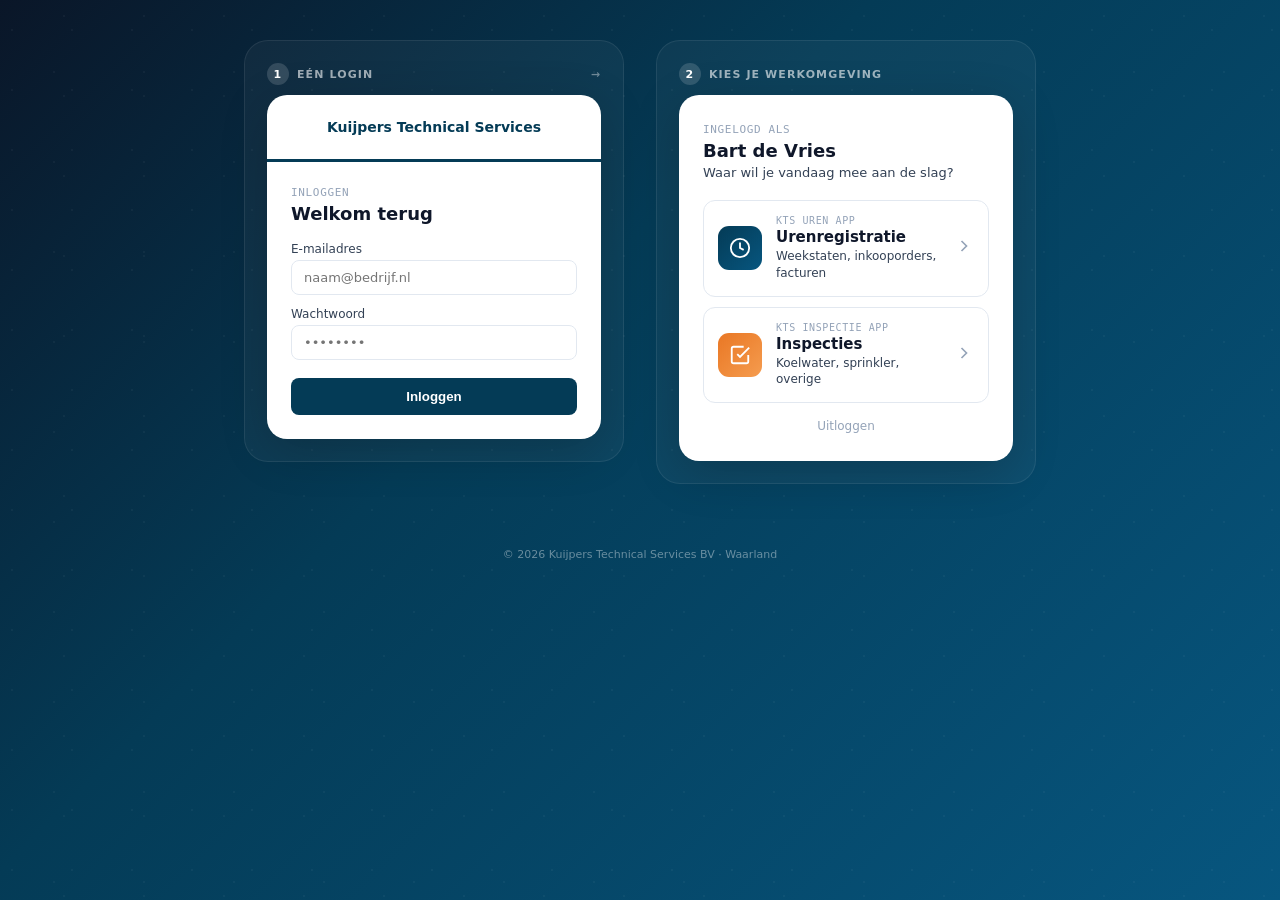
<file: mockups/login-variant-3-app-launcher-na-login.html>
<!DOCTYPE html>
<html lang="nl">
<head>
<meta charset="UTF-8">
<title>Login mockup variant 3 — App-launcher na login</title>
<style>
  :root {
    --kts-blue: #043B56;
    --kts-blue-light: #07567F;
    --kts-orange: #E97724;
    --app-ink-900: #0f172a;
    --app-ink-700: #334155;
    --app-ink-400: #94a3b8;
    --app-ink-200: #e2e8f0;
    --app-ink-100: #f1f5f9;
  }
  * { box-sizing: border-box; }
  body {
    margin: 0;
    font-family: system-ui, -apple-system, "Segoe UI", sans-serif;
    background: linear-gradient(135deg, #0A1628 0%, #043B56 40%, #07567F 100%);
    min-height: 100vh;
    overflow-x: hidden;
  }
  .pattern {
    position: fixed; inset: 0; opacity: 0.04; pointer-events: none;
    background-image:
      radial-gradient(circle at 20% 50%, white 1px, transparent 1px),
      radial-gradient(circle at 80% 20%, white 1px, transparent 1px),
      radial-gradient(circle at 60% 80%, white 1px, transparent 1px);
    background-size: 60px 60px, 80px 80px, 90px 90px;
  }

  .scene {
    display: flex; gap: 32px; padding: 40px 24px;
    align-items: flex-start; justify-content: center;
    flex-wrap: wrap;
  }
  .scene-step {
    position: relative; z-index: 1;
    background: rgba(255,255,255,0.04);
    border: 1px solid rgba(255,255,255,0.08);
    border-radius: 24px; padding: 22px;
    width: 380px;
  }
  .step-label {
    color: rgba(255,255,255,0.6); font-size: 11px;
    text-transform: uppercase; letter-spacing: 0.1em; font-weight: 600;
    margin-bottom: 10px; display: flex; align-items: center; gap: 8px;
  }
  .step-label .num {
    background: rgba(255,255,255,0.15); color: white;
    width: 22px; height: 22px; border-radius: 50%;
    display: inline-flex; align-items: center; justify-content: center;
    font-size: 11px;
  }
  .step-label .arrow {
    margin-left: auto; color: rgba(255,255,255,0.4);
  }

  /* ============ Login card ============ */
  .login-card {
    background: white; border-radius: 20px; overflow: hidden;
    box-shadow: 0 12px 48px rgba(0,0,0,0.2);
    display: flex; flex-direction: column;
  }
  .login-card .logo-panel {
    padding: 24px;
    border-bottom: 3px solid var(--kts-blue);
    text-align: center;
  }
  .login-card .logo-text {
    font-weight: 700; font-size: 14px; color: var(--kts-blue);
  }
  .login-card .form-panel { padding: 24px; }
  .login-card .welkom {
    font-family: ui-monospace, "SF Mono", Menlo, monospace;
    font-size: 11px; color: var(--app-ink-400);
    letter-spacing: 0.06em; text-transform: uppercase; margin-bottom: 4px;
  }
  .login-card .title {
    font-weight: 600; font-size: 18px; color: var(--app-ink-900);
    margin-bottom: 18px;
  }
  .login-card .form-row { margin-bottom: 12px; }
  .login-card label {
    display: block; font-size: 12px; color: var(--app-ink-700);
    margin-bottom: 4px; font-weight: 500;
  }
  .login-card input {
    width: 100%; padding: 9px 12px;
    border: 1px solid var(--app-ink-200); border-radius: 8px;
    font-size: 13px; font-family: inherit;
  }
  .login-card .btn {
    width: 100%; padding: 11px; background: var(--kts-blue);
    color: white; border: none; border-radius: 8px;
    font-weight: 600; cursor: pointer; margin-top: 6px;
  }

  /* ============ App launcher ============ */
  .launcher {
    background: white; border-radius: 20px; overflow: hidden;
    box-shadow: 0 12px 48px rgba(0,0,0,0.2);
    padding: 28px 24px;
  }
  .launcher .greeting {
    font-family: ui-monospace, "SF Mono", Menlo, monospace;
    font-size: 11px; color: var(--app-ink-400);
    letter-spacing: 0.06em; text-transform: uppercase; margin-bottom: 4px;
  }
  .launcher .greeting-name {
    font-weight: 600; font-size: 18px; color: var(--app-ink-900);
    margin-bottom: 4px;
  }
  .launcher .greeting-sub {
    font-size: 13px; color: var(--app-ink-700); margin-bottom: 20px;
  }

  .app-tile {
    display: flex; align-items: center; gap: 14px;
    padding: 14px; border: 1px solid var(--app-ink-200);
    border-radius: 12px; cursor: pointer;
    transition: all 0.18s;
    margin-bottom: 10px;
    background: white;
  }
  .app-tile:hover {
    border-color: var(--kts-blue-light);
    box-shadow: 0 4px 16px rgba(0,0,0,0.08);
    transform: translateX(2px);
  }
  .app-tile .tile-icon {
    width: 44px; height: 44px; border-radius: 11px;
    background: linear-gradient(135deg, var(--kts-blue) 0%, var(--kts-blue-light) 100%);
    color: white;
    display: flex; align-items: center; justify-content: center;
    flex-shrink: 0;
  }
  .app-tile.inspectie .tile-icon {
    background: linear-gradient(135deg, var(--kts-orange) 0%, #f59c4f 100%);
  }
  .app-tile .tile-info { flex: 1; min-width: 0; }
  .app-tile .tile-label {
    font-family: ui-monospace, "SF Mono", Menlo, monospace;
    font-size: 10px; color: var(--app-ink-400);
    letter-spacing: 0.06em; text-transform: uppercase;
    margin-bottom: 2px;
  }
  .app-tile .tile-name {
    font-size: 15px; font-weight: 600; color: var(--app-ink-900);
    margin-bottom: 2px;
  }
  .app-tile .tile-desc {
    font-size: 12px; color: var(--app-ink-700); line-height: 1.4;
  }
  .app-tile .tile-arrow {
    color: var(--app-ink-400);
  }

  .uitloggen {
    text-align: center; margin-top: 16px;
    font-size: 12px; color: var(--app-ink-400);
    text-decoration: none; display: block;
  }

  .footer {
    text-align: center; margin: 24px 0;
    color: rgba(255,255,255,0.4); font-size: 11px;
  }

  @media (max-width: 900px) {
    .scene { flex-direction: column; align-items: center; }
  }
</style>
</head>
<body>
  <div class="pattern"></div>

  <div class="scene">

    <!-- STAP 1: login -->
    <div class="scene-step">
      <div class="step-label">
        <span class="num">1</span>
        <span>Eén login</span>
        <span class="arrow">→</span>
      </div>
      <div class="login-card">
        <div class="logo-panel">
          <div class="logo-text">Kuijpers Technical Services</div>
        </div>
        <div class="form-panel">
          <div class="welkom">Inloggen</div>
          <div class="title">Welkom terug</div>
          <div class="form-row">
            <label>E-mailadres</label>
            <input type="email" placeholder="naam@bedrijf.nl">
          </div>
          <div class="form-row">
            <label>Wachtwoord</label>
            <input type="password" placeholder="••••••••">
          </div>
          <button class="btn">Inloggen</button>
        </div>
      </div>
    </div>

    <!-- STAP 2: app launcher -->
    <div class="scene-step">
      <div class="step-label">
        <span class="num">2</span>
        <span>Kies je werkomgeving</span>
      </div>
      <div class="launcher">
        <div class="greeting">Ingelogd als</div>
        <div class="greeting-name">Bart de Vries</div>
        <div class="greeting-sub">Waar wil je vandaag mee aan de slag?</div>

        <div class="app-tile uren">
          <div class="tile-icon">
            <svg viewBox="0 0 24 24" width="22" height="22" fill="none" stroke="currentColor" stroke-width="2"><circle cx="12" cy="12" r="10"/><polyline points="12 6 12 12 16 14"/></svg>
          </div>
          <div class="tile-info">
            <div class="tile-label">KTS Uren App</div>
            <div class="tile-name">Urenregistratie</div>
            <div class="tile-desc">Weekstaten, inkooporders, facturen</div>
          </div>
          <div class="tile-arrow">
            <svg viewBox="0 0 24 24" width="20" height="20" fill="none" stroke="currentColor" stroke-width="2"><polyline points="9 18 15 12 9 6"/></svg>
          </div>
        </div>

        <div class="app-tile inspectie">
          <div class="tile-icon">
            <svg viewBox="0 0 24 24" width="22" height="22" fill="none" stroke="currentColor" stroke-width="2"><path d="M9 11l3 3L22 4"/><path d="M21 12v7a2 2 0 0 1-2 2H5a2 2 0 0 1-2-2V5a2 2 0 0 1 2-2h11"/></svg>
          </div>
          <div class="tile-info">
            <div class="tile-label">KTS Inspectie App</div>
            <div class="tile-name">Inspecties</div>
            <div class="tile-desc">Koelwater, sprinkler, overige</div>
          </div>
          <div class="tile-arrow">
            <svg viewBox="0 0 24 24" width="20" height="20" fill="none" stroke="currentColor" stroke-width="2"><polyline points="9 18 15 12 9 6"/></svg>
          </div>
        </div>

        <a href="#" class="uitloggen" onclick="event.preventDefault()">Uitloggen</a>
      </div>
    </div>

  </div>

  <div class="footer">© 2026 Kuijpers Technical Services BV · Waarland</div>
</body>
</html>
</file>
<file: app-design.css>
/* =============================================================================
   KTS Uren App — Design System v1  (Fase 1: Foundations)
   =============================================================================
   Productie-CSS met de gedeelde basis voor de hele app (uren, beheer,
   inspecties). Plak dit als <style> blok in index.html, direct NA het
   bestaande <style> blok dat het inspecties-design bevat.

   Conventies:
   - Tokens onder :root — overlapt met inspecties-design (mag, identiek)
   - App-componenten met `.app-` prefix om naast bestaande styles te kunnen
   - Inspecties-componenten houden hun `.insp-` prefix (al geïmplementeerd)
   - Touch-targets ≥ 44px overal
   - Werkt op iOS Safari, Android Chrome, desktop Chrome/Edge

   Belangrijk: de tokens in dit bestand zijn IDENTIEK aan inspecties-design.css.
   Als beide bestanden zijn geladen overschrijft de laatste — geen probleem,
   want de waardes matchen. Wel de Plex font-link in <head> hoeft maar
   één keer geladen te worden.
   ============================================================================= */


/* =============================================================================
   1. DESIGN TOKENS
   =============================================================================
   Dezelfde tokens als inspecties-design.css. Hier voor de zekerheid herhaald
   zodat dit bestand zelfstandig werkt als het voor inspecties wordt geladen.
   ============================================================================= */

:root {
  /* --- KTS Brand --- */
  --kts-blue: #07567F;
  --kts-blue-700: #044560;
  --kts-blue-900: #0A1628;
  --kts-blue-50: #EAF2F7;
  --kts-blue-100: #D5E5EE;

  /* --- Surfaces — warm off-white --- */
  --app-bg: #FAFAF7;
  --app-bg-tint: #F4F3EE;
  --app-bg-deep: #EFEDE6;
  --app-surface: #FFFFFF;
  --app-surface-2: #FBFBF8;

  /* --- Tekst hiërarchie --- */
  --app-ink-900: #0F1B2D;
  --app-ink-700: #2A3441;
  --app-ink-500: #5C6675;
  --app-ink-400: #8A93A1;
  --app-ink-300: #B4BCC7;
  --app-ink-200: #DDE2EA;

  /* --- Hairlines & dividers --- */
  --app-line: #E7E4DD;
  --app-line-strong: #D4D0C7;

  /* --- Status (gedempt) --- */
  --app-ok: #2F7D4F;
  --app-ok-soft: #EAF3EE;
  --app-ok-line: #C5DCCB;

  --app-warn: #A56A1F;
  --app-warn-soft: #F5EDDF;
  --app-warn-line: #E1CFAE;

  --app-alert: #A02834;
  --app-alert-soft: #F5E5E5;
  --app-alert-line: #E2C0C2;

  --app-info: #07567F;
  --app-info-soft: #EAF2F7;
  --app-info-line: #C9DCE6;

  --app-idle: #8A93A1;
  --app-idle-soft: #EFEDE7;

  /* --- Schaduwen --- */
  --app-shadow-sm: 0 1px 2px rgba(15, 27, 45, 0.04), 0 0 0 0.5px rgba(15, 27, 45, 0.04);
  --app-shadow:    0 1px 3px rgba(15, 27, 45, 0.06), 0 4px 12px rgba(15, 27, 45, 0.04);
  --app-shadow-lg: 0 4px 8px rgba(15, 27, 45, 0.06), 0 16px 32px rgba(15, 27, 45, 0.06);

  /* --- Geometry --- */
  --app-r-sm: 6px;
  --app-r:    10px;
  --app-r-lg: 14px;
  --app-r-xl: 20px;

  /* --- Type stacks --- */
  --app-font-sans: 'IBM Plex Sans', -apple-system, 'Segoe UI', system-ui, sans-serif;
  --app-font-mono: 'IBM Plex Mono', ui-monospace, 'SF Mono', Menlo, monospace;
}


/* =============================================================================
   2. SCOPE & RESET
   =============================================================================
   Wikkel de hele app HTML in <div class="app-scope">…</div>. Dit scopt
   typografie en kleuren zonder de huidige login-overlay te raken (die
   stond niet in scope).

   Voor inspecties die al `.insp-module` heeft: die mag binnen
   `.app-scope` zitten — geen conflict.
   ============================================================================= */

.app-scope {
  font-family: var(--app-font-sans);
  color: var(--app-ink-900);
  background: var(--app-bg);
  line-height: 1.5;
  -webkit-font-smoothing: antialiased;
  font-feature-settings: 'ss01', 'cv11';
}
.app-scope *, .app-scope *::before, .app-scope *::after { box-sizing: border-box; }


/* =============================================================================
   3. BUTTONS
   =============================================================================
   Vier varianten + sm + icon. Alle minimum 44px touch target (sm = 36px,
   alleen voor secundaire desktop-acties).

   <button class="app-btn app-btn-primary">Versturen</button>
   <button class="app-btn app-btn-primary app-btn-sm">Versturen</button>
   <button class="app-btn app-btn-ghost app-btn-icon" aria-label="Bewerken">
     <svg>…</svg>
   </button>
   ============================================================================= */

.app-btn {
  appearance: none;
  border: none;
  font-family: var(--app-font-sans);
  font-size: 14px;
  font-weight: 500;
  padding: 12px 16px;
  border-radius: var(--app-r);
  cursor: pointer;
  display: inline-flex;
  align-items: center;
  justify-content: center;
  gap: 8px;
  min-height: 44px;
  letter-spacing: 0.005em;
  transition: all 150ms ease;
  text-decoration: none;
  white-space: nowrap;
}
.app-btn svg { width: 16px; height: 16px; flex-shrink: 0; }
.app-btn:disabled { cursor: not-allowed; opacity: 0.5; }
.app-btn:focus-visible {
  outline: none;
  box-shadow: 0 0 0 3px rgba(7, 86, 127, 0.25);
}

/* Primary — KTS-blauw, voor de hoofdactie van een scherm */
.app-btn-primary {
  background: var(--kts-blue);
  color: white;
  box-shadow: 0 1px 0 0 rgba(15, 27, 45, 0.1) inset, 0 1px 2px rgba(7, 86, 127, 0.2);
}
.app-btn-primary:hover:not(:disabled) { background: var(--kts-blue-700); }
.app-btn-primary:disabled {
  background: var(--app-ink-300);
  box-shadow: none;
  opacity: 1;
}

/* Secondary — donker, voor "doorgaan" of bevestigen niet-finale acties */
.app-btn-secondary {
  background: var(--app-ink-900);
  color: white;
}
.app-btn-secondary:hover:not(:disabled) { background: var(--kts-blue-900); }

/* Ghost — wit met border, voor secundaire acties */
.app-btn-ghost {
  background: var(--app-surface);
  color: var(--app-ink-700);
  border: 1px solid var(--app-line-strong);
}
.app-btn-ghost:hover:not(:disabled) {
  background: var(--app-bg-tint);
  border-color: var(--app-ink-300);
}

/* Danger — voor verwijderen, afkeuren */
.app-btn-danger {
  background: var(--app-surface);
  color: var(--app-alert);
  border: 1px solid var(--app-alert-line);
}
.app-btn-danger:hover:not(:disabled) {
  background: var(--app-alert-soft);
}
/* Solid danger — voor bevestigde delete in confirm-dialogen */
.app-btn-danger.is-solid {
  background: var(--app-alert);
  color: white;
  border-color: var(--app-alert);
}
.app-btn-danger.is-solid:hover:not(:disabled) {
  background: #832029;
}

/* Sizes */
.app-btn-sm {
  font-size: 12.5px;
  padding: 8px 12px;
  min-height: 36px;
}
.app-btn-lg {
  font-size: 15px;
  padding: 14px 20px;
  min-height: 50px;
}

/* Icon-only — vierkant */
.app-btn-icon {
  width: 36px;
  padding: 0;
  min-height: 36px;
}
.app-btn-icon.app-btn-lg {
  width: 50px;
  min-height: 50px;
}

/* Volle breedte (handig op telefoon-CTA's) */
.app-btn-block {
  width: 100%;
}


/* =============================================================================
   4. FORM — INPUTS & LABELS
   =============================================================================
   <div class="app-form-row">
     <div class="app-label-line">
       <label class="app-label">Projectnaam <span class="app-req">*</span></label>
       <span class="app-hint">VERPLICHT</span>
     </div>
     <input type="text" class="app-input">
     <div class="app-error">Dit veld is verplicht</div>  // optioneel
   </div>

   Voor 2-koloms layout binnen één row:
   <div class="app-form-row is-grid">
     <div>…input 1…</div>
     <div>…input 2…</div>
   </div>
   ============================================================================= */

.app-form-row {
  margin-bottom: 14px;
}
.app-form-row:last-child { margin-bottom: 0; }
.app-form-row.is-grid {
  display: grid;
  grid-template-columns: 1fr 1fr;
  gap: 12px;
}
.app-form-row.is-grid-3 {
  display: grid;
  grid-template-columns: 1fr 1fr 1fr;
  gap: 12px;
}
@media (max-width: 480px) {
  .app-form-row.is-grid,
  .app-form-row.is-grid-3 { grid-template-columns: 1fr; }
}

.app-label-line {
  display: flex;
  justify-content: space-between;
  align-items: baseline;
  margin-bottom: 6px;
  gap: 8px;
}
.app-label {
  font-size: 12.5px;
  font-weight: 500;
  color: var(--app-ink-700);
  letter-spacing: 0;
}
.app-label .app-req {
  color: var(--app-alert);
  margin-left: 2px;
}
.app-hint {
  font-family: var(--app-font-mono);
  font-size: 10.5px;
  color: var(--app-ink-400);
  letter-spacing: 0.04em;
  text-transform: uppercase;
}

.app-input,
.app-select,
.app-textarea {
  width: 100%;
  border: 1px solid var(--app-line-strong);
  background: var(--app-surface);
  border-radius: 9px;
  padding: 10px 12px;
  font-family: var(--app-font-sans);
  font-size: 13.5px;
  color: var(--app-ink-900);
  line-height: 1.5;
  outline: none;
  transition: border-color 150ms ease, box-shadow 150ms ease;
  min-height: 44px;
}
.app-input:focus,
.app-select:focus,
.app-textarea:focus {
  border-color: var(--kts-blue);
  box-shadow: 0 0 0 3px rgba(7, 86, 127, 0.08);
}
.app-input::placeholder,
.app-textarea::placeholder {
  color: var(--app-ink-400);
}
.app-input:disabled,
.app-select:disabled,
.app-textarea:disabled {
  background: var(--app-bg-tint);
  color: var(--app-ink-400);
  cursor: not-allowed;
}

/* Mono input — voor codes, bedragen, getallen */
.app-input.is-mono {
  font-family: var(--app-font-mono);
  letter-spacing: 0.02em;
}

.app-textarea {
  resize: vertical;
  min-height: 80px;
}

.app-input.has-error,
.app-select.has-error,
.app-textarea.has-error {
  border-color: var(--app-alert);
  box-shadow: 0 0 0 3px rgba(160, 40, 52, 0.08);
}

.app-error {
  font-size: 12px;
  color: var(--app-alert);
  margin-top: 4px;
}

/* Select — eigen chevron */
.app-select {
  appearance: none;
  -webkit-appearance: none;
  background-image: url("data:image/svg+xml;utf8,<svg xmlns='http://www.w3.org/2000/svg' viewBox='0 0 24 24' fill='none' stroke='%235C6675' stroke-width='2'><path d='M6 9l6 6 6-6'/></svg>");
  background-repeat: no-repeat;
  background-position: right 10px center;
  background-size: 14px;
  padding-right: 32px;
}

/* Input met prefix/suffix (bv. €, of 'u') */
.app-input-group {
  display: flex;
  align-items: stretch;
  border: 1px solid var(--app-line-strong);
  border-radius: 9px;
  overflow: hidden;
  background: var(--app-surface);
  min-height: 44px;
}
.app-input-group:focus-within {
  border-color: var(--kts-blue);
  box-shadow: 0 0 0 3px rgba(7, 86, 127, 0.08);
}
.app-input-group input {
  flex: 1;
  border: none;
  outline: none;
  padding: 0 12px;
  font-family: var(--app-font-mono);
  font-size: 14px;
  color: var(--app-ink-900);
  background: transparent;
  letter-spacing: 0.02em;
}
.app-input-group .app-affix {
  display: grid;
  place-items: center;
  padding: 0 14px;
  background: var(--app-bg-tint);
  border-left: 1px solid var(--app-line);
  font-family: var(--app-font-mono);
  font-size: 13px;
  color: var(--app-ink-500);
  letter-spacing: 0.04em;
}
.app-input-group .app-affix.is-prefix {
  border-left: none;
  border-right: 1px solid var(--app-line);
}


/* =============================================================================
   5. FORM — SWITCH & CHECKBOX & RADIO
   =============================================================================
   Switch:
   <div class="app-switch-row">
     <div class="app-switch-text">
       <div class="app-switch-title">Notificaties via e-mail</div>
       <div class="app-switch-desc">Bij goedkeuring of afwijzing</div>
     </div>
     <button class="app-switch is-on" aria-pressed="true" role="switch"></button>
   </div>

   Checkbox:
   <label class="app-check is-checked">
     <span class="app-checkbox"><svg>…check…</svg></span>
     <span>Standaard project</span>
   </label>
   ============================================================================= */

.app-switch-row {
  display: flex;
  align-items: center;
  justify-content: space-between;
  gap: 12px;
  padding: 12px 14px;
  border: 1px solid var(--app-line);
  border-radius: 10px;
  background: var(--app-surface);
}
.app-switch-text { flex: 1; min-width: 0; }
.app-switch-title {
  font-size: 13.5px;
  font-weight: 500;
  color: var(--app-ink-900);
}
.app-switch-desc {
  font-size: 12px;
  color: var(--app-ink-500);
  margin-top: 1px;
}

.app-switch {
  appearance: none;
  border: none;
  position: relative;
  width: 38px;
  height: 22px;
  background: var(--app-ink-300);
  border-radius: 999px;
  cursor: pointer;
  transition: background 200ms ease;
  flex-shrink: 0;
  padding: 0;
}
.app-switch::after {
  content: '';
  position: absolute;
  top: 2px; left: 2px;
  width: 18px; height: 18px;
  background: white;
  border-radius: 50%;
  transition: transform 200ms ease;
  box-shadow: 0 1px 2px rgba(15, 27, 45, 0.2);
}
.app-switch.is-on,
.app-switch[aria-pressed="true"] { background: var(--kts-blue); }
.app-switch.is-on::after,
.app-switch[aria-pressed="true"]::after { transform: translateX(16px); }
.app-switch:disabled {
  opacity: 0.5;
  cursor: not-allowed;
}

/* Checkbox */
.app-check {
  display: flex;
  align-items: center;
  gap: 10px;
  cursor: pointer;
  padding: 8px 0;
  user-select: none;
}
.app-check input[type="checkbox"] { display: none; }
.app-checkbox {
  width: 18px; height: 18px;
  border: 1.5px solid var(--app-line-strong);
  border-radius: 4px;
  background: var(--app-surface);
  display: grid; place-items: center;
  flex-shrink: 0;
  transition: all 150ms ease;
}
.app-checkbox svg {
  width: 12px; height: 12px;
  color: white;
  opacity: 0;
}
.app-check.is-checked .app-checkbox,
.app-check input:checked + .app-checkbox {
  background: var(--kts-blue);
  border-color: var(--kts-blue);
}
.app-check.is-checked .app-checkbox svg,
.app-check input:checked + .app-checkbox svg {
  opacity: 1;
}
.app-check span:not(.app-checkbox) {
  font-size: 13.5px;
  color: var(--app-ink-700);
}

/* Radio — zelfde structuur, ronde versie */
.app-radio {
  width: 18px; height: 18px;
  border: 1.5px solid var(--app-line-strong);
  border-radius: 50%;
  background: var(--app-surface);
  display: grid; place-items: center;
  flex-shrink: 0;
  transition: all 150ms ease;
}
.app-radio::after {
  content: '';
  width: 8px; height: 8px;
  border-radius: 50%;
  background: white;
  opacity: 0;
}
.app-check.is-checked .app-radio {
  background: var(--kts-blue);
  border-color: var(--kts-blue);
}
.app-check.is-checked .app-radio::after { opacity: 1; }


/* =============================================================================
   6. STATUS-PILLEN
   =============================================================================
   Compact, voor in lijsten en kaarten.

   <span class="app-pill is-ok"><span class="app-pdot"></span>Goedgekeurd</span>

   Varianten: is-ok / is-warn / is-alert / is-info / is-idle
   ============================================================================= */

.app-pill {
  display: inline-flex;
  align-items: center;
  gap: 5px;
  padding: 3px 8px;
  font-family: var(--app-font-mono);
  font-size: 11px;
  font-weight: 500;
  letter-spacing: 0.04em;
  text-transform: uppercase;
  border-radius: 999px;
  border: 1px solid;
  white-space: nowrap;
}
.app-pill .app-pdot {
  width: 6px; height: 6px;
  border-radius: 50%;
  flex-shrink: 0;
}
.app-pill.is-ok    { background: var(--app-ok-soft);    color: var(--app-ok);     border-color: var(--app-ok-line); }
.app-pill.is-ok    .app-pdot { background: var(--app-ok); }
.app-pill.is-warn  { background: var(--app-warn-soft);  color: var(--app-warn);   border-color: var(--app-warn-line); }
.app-pill.is-warn  .app-pdot { background: var(--app-warn); }
.app-pill.is-alert { background: var(--app-alert-soft); color: var(--app-alert);  border-color: var(--app-alert-line); }
.app-pill.is-alert .app-pdot { background: var(--app-alert); }
.app-pill.is-info  { background: var(--app-info-soft);  color: var(--kts-blue);   border-color: var(--app-info-line); }
.app-pill.is-info  .app-pdot { background: var(--kts-blue); }
.app-pill.is-idle  { background: var(--app-idle-soft);  color: var(--app-ink-500); border-color: var(--app-line-strong); }
.app-pill.is-idle  .app-pdot { background: var(--app-ink-400); }


/* =============================================================================
   7. MODAL
   =============================================================================
   Generieke modal-template. Gebruikt voor alle admin-flows
   (project, persoon, gebruiker, tarief, week-defaults, wachtwoord, confirm).

   <div class="app-modal-backdrop">
     <div class="app-modal" role="dialog" aria-modal="true" aria-labelledby="modal-title">
       <div class="app-modal-header">
         <div>
           <div class="app-modal-subtitle">Beheer  /  Projecten</div>
           <h3 class="app-modal-title" id="modal-title">Project bewerken</h3>
         </div>
         <button class="app-modal-close" aria-label="Sluiten">
           <svg>…X…</svg>
         </button>
       </div>
       <div class="app-modal-body">
         …form rows…
       </div>
       <div class="app-modal-footer">
         <button class="app-btn app-btn-ghost app-btn-sm">Annuleren</button>
         <button class="app-btn app-btn-primary app-btn-sm">Opslaan</button>
       </div>
     </div>
   </div>
   ============================================================================= */

.app-modal-backdrop {
  position: fixed;
  inset: 0;
  background: rgba(15, 27, 45, 0.45);
  backdrop-filter: blur(2px);
  z-index: 100;
  display: none;
  place-items: center;
  padding: 16px;
}
.app-modal-backdrop.is-open {
  display: grid;
  animation: app-modal-fade-in 180ms ease;
}
@keyframes app-modal-fade-in {
  from { opacity: 0; }
  to   { opacity: 1; }
}

.app-modal {
  background: var(--app-surface);
  border: 1px solid var(--app-line);
  border-radius: var(--app-r-lg);
  box-shadow: var(--app-shadow-lg);
  width: 100%;
  max-width: 560px;
  max-height: calc(100vh - 32px);
  display: flex;
  flex-direction: column;
  overflow: hidden;
  animation: app-modal-slide-in 220ms cubic-bezier(.4,0,.2,1);
}
@keyframes app-modal-slide-in {
  from { opacity: 0; transform: translateY(8px) scale(0.99); }
  to   { opacity: 1; transform: translateY(0) scale(1); }
}

/* Variant: smal — voor confirm-dialogen */
.app-modal.is-narrow { max-width: 420px; }
/* Variant: breed — voor lange forms (bv. project met veel velden) */
.app-modal.is-wide { max-width: 720px; }

.app-modal-header {
  padding: 18px 22px 14px;
  border-bottom: 1px solid var(--app-line);
  display: flex;
  justify-content: space-between;
  align-items: flex-start;
  gap: 12px;
  flex-shrink: 0;
}
.app-modal-title {
  font-size: 16px;
  font-weight: 600;
  letter-spacing: -0.005em;
  margin: 0;
  color: var(--app-ink-900);
  line-height: 1.3;
}
.app-modal-subtitle {
  font-family: var(--app-font-mono);
  font-size: 11px;
  color: var(--app-ink-400);
  letter-spacing: 0.05em;
  text-transform: uppercase;
  margin-bottom: 2px;
}
.app-modal-close {
  appearance: none;
  width: 32px; height: 32px;
  border-radius: 8px;
  border: 1px solid var(--app-line);
  background: var(--app-surface);
  color: var(--app-ink-500);
  cursor: pointer;
  display: grid; place-items: center;
  flex-shrink: 0;
}
.app-modal-close:hover {
  background: var(--app-bg-tint);
  color: var(--app-ink-900);
}
.app-modal-close svg { width: 14px; height: 14px; }

.app-modal-body {
  padding: 18px 22px;
  overflow-y: auto;
  flex: 1;
}

.app-modal-footer {
  padding: 14px 22px;
  border-top: 1px solid var(--app-line);
  background: var(--app-surface-2);
  display: flex;
  justify-content: flex-end;
  gap: 8px;
  flex-shrink: 0;
}

/* Body-scroll-lock indien vereist (op de <body>): */
.app-no-scroll { overflow: hidden; }


/* =============================================================================
   8. TOAST
   =============================================================================
   Dark-on-light toast met gekleurde icon-bullet. Stack rechtsonder.

   <div class="app-toast-stack">
     <div class="app-toast is-ok">
       <div class="app-toast-icon"><svg>…check…</svg></div>
       <div class="app-toast-text">
         <span class="app-toast-strong">Weekstaat goedgekeurd</span>
         <span class="app-toast-desc">Jan Pieterse · WK 17 · 40,5 u</span>
       </div>
       <button class="app-toast-close" aria-label="Sluiten"><svg>…X…</svg></button>
     </div>
   </div>
   ============================================================================= */

.app-toast-stack {
  position: fixed;
  bottom: 16px;
  right: 16px;
  z-index: 200;
  display: flex;
  flex-direction: column;
  gap: 8px;
  max-width: calc(100% - 32px);
  pointer-events: none;
}
.app-toast {
  background: var(--app-ink-900);
  color: white;
  padding: 12px 14px;
  border-radius: var(--app-r);
  display: flex;
  align-items: center;
  gap: 10px;
  box-shadow: var(--app-shadow-lg);
  max-width: 380px;
  font-size: 13px;
  pointer-events: auto;
  animation: app-toast-in 240ms cubic-bezier(.4,0,.2,1);
}
@keyframes app-toast-in {
  from { opacity: 0; transform: translateX(20px); }
  to   { opacity: 1; transform: translateX(0); }
}
.app-toast.is-leaving {
  animation: app-toast-out 200ms cubic-bezier(.4,0,.2,1) forwards;
}
@keyframes app-toast-out {
  to { opacity: 0; transform: translateX(20px); }
}

.app-toast-icon {
  width: 22px; height: 22px;
  border-radius: 50%;
  display: grid; place-items: center;
  flex-shrink: 0;
  color: white;
}
.app-toast-icon svg { width: 12px; height: 12px; }
.app-toast.is-ok    .app-toast-icon { background: var(--app-ok); }
.app-toast.is-warn  .app-toast-icon { background: var(--app-warn); }
.app-toast.is-alert .app-toast-icon { background: var(--app-alert); }
.app-toast.is-info  .app-toast-icon { background: var(--kts-blue); }

.app-toast-text { flex: 1; min-width: 0; }
.app-toast-strong {
  font-weight: 600;
  display: block;
  margin-bottom: 1px;
  line-height: 1.3;
}
.app-toast-desc {
  color: rgba(255, 255, 255, 0.7);
  font-size: 12px;
  display: block;
  line-height: 1.4;
}
.app-toast-close {
  appearance: none;
  border: none;
  background: transparent;
  color: rgba(255, 255, 255, 0.5);
  cursor: pointer;
  width: 22px; height: 22px;
  display: grid; place-items: center;
  flex-shrink: 0;
  border-radius: 4px;
  transition: color 150ms ease, background 150ms ease;
}
.app-toast-close:hover {
  color: white;
  background: rgba(255, 255, 255, 0.1);
}
.app-toast-close svg { width: 12px; height: 12px; }

/* Op telefoon: toast vol breedte onderaan */
@media (max-width: 480px) {
  .app-toast-stack {
    left: 16px;
    right: 16px;
    bottom: 16px;
  }
  .app-toast { max-width: none; }
}


/* =============================================================================
   9. EMPTY STATE
   =============================================================================
   Voor lege lijsten ("nog geen projecten", "geen weekstaten gevonden").

   <div class="app-empty">
     <div class="app-empty-icon"><svg>…icon…</svg></div>
     <h3 class="app-empty-title">Nog geen weekstaten</h3>
     <p class="app-empty-desc">Begin met het invullen van je eerste week.</p>
     <button class="app-btn app-btn-primary app-btn-sm">Nieuwe weekstaat</button>
   </div>
   ============================================================================= */

.app-empty {
  text-align: center;
  padding: 48px 24px;
  background: var(--app-surface);
  border: 1px dashed var(--app-line-strong);
  border-radius: var(--app-r-lg);
}
.app-empty-icon {
  width: 56px; height: 56px;
  border-radius: 50%;
  background: var(--app-bg-tint);
  border: 1px solid var(--app-line);
  display: grid; place-items: center;
  margin: 0 auto 16px;
  color: var(--app-ink-400);
}
.app-empty-icon svg { width: 24px; height: 24px; }
.app-empty-title {
  font-size: 16px;
  font-weight: 600;
  color: var(--app-ink-900);
  margin: 0 0 4px 0;
  letter-spacing: -0.005em;
}
.app-empty-desc {
  font-size: 13.5px;
  color: var(--app-ink-500);
  margin: 0 auto 20px;
  max-width: 340px;
  line-height: 1.5;
}


/* =============================================================================
   10. CONFIRM-DIALOG (variant van modal)
   =============================================================================
   Voor "weet je het zeker"-vragen. Gebruikt .app-modal.is-narrow met deze
   body-styling.

   <div class="app-confirm-body">
     <div class="app-confirm-icon is-alert"><svg>…!…</svg></div>
     <h3 class="app-confirm-title">Project verwijderen?</h3>
     <p class="app-confirm-desc">Deze actie kan niet ongedaan gemaakt worden.</p>
   </div>
   ============================================================================= */

.app-confirm-body {
  text-align: center;
  padding: 24px 22px 8px;
}
.app-confirm-icon {
  width: 48px; height: 48px;
  border-radius: 50%;
  display: grid; place-items: center;
  margin: 0 auto 14px;
}
.app-confirm-icon svg { width: 22px; height: 22px; }
.app-confirm-icon.is-alert {
  background: var(--app-alert-soft);
  color: var(--app-alert);
  border: 1px solid var(--app-alert-line);
}
.app-confirm-icon.is-warn {
  background: var(--app-warn-soft);
  color: var(--app-warn);
  border: 1px solid var(--app-warn-line);
}
.app-confirm-icon.is-info {
  background: var(--app-info-soft);
  color: var(--kts-blue);
  border: 1px solid var(--app-info-line);
}
.app-confirm-title {
  font-size: 16px;
  font-weight: 600;
  margin: 0 0 6px 0;
  letter-spacing: -0.005em;
}
.app-confirm-desc {
  font-size: 13.5px;
  color: var(--app-ink-500);
  margin: 0;
  line-height: 1.5;
}


/* =============================================================================
   11. UTILITIES (klein, alleen wat we nodig hebben)
   ============================================================================= */

.app-mono {
  font-family: var(--app-font-mono);
  letter-spacing: 0.02em;
}
.app-meta {
  font-family: var(--app-font-mono);
  font-size: 11px;
  color: var(--app-ink-400);
  letter-spacing: 0.06em;
  text-transform: uppercase;
}
.app-divider {
  height: 1px;
  background: var(--app-line);
  margin: 16px 0;
}
.app-divider-dashed {
  height: 1px;
  border-top: 1px dashed var(--app-line-strong);
  margin: 16px 0;
}


/* =============================================================================
   12. SVG-ICONEN — copy-paste inventaris
   =============================================================================
   Alle iconen 24x24 viewBox, stroke="currentColor", stroke-width="2".
   Pas stroke-width aan naar 2.5 of 3 voor kleinere iconen of meer nadruk.

   X / SLUITEN:
   <svg viewBox="0 0 24 24" fill="none" stroke="currentColor" stroke-width="2.5">
     <path d="M18 6L6 18M6 6l12 12"/>
   </svg>

   VINKJE:
   <svg viewBox="0 0 24 24" fill="none" stroke="currentColor" stroke-width="3">
     <path d="M5 12l5 5L20 7"/>
   </svg>

   WAARSCHUWING (driehoek):
   <svg viewBox="0 0 24 24" fill="none" stroke="currentColor" stroke-width="2.5">
     <path d="M12 9v4M12 17h.01"/>
     <path d="M12 3l10 18H2L12 3z"/>
   </svg>

   INFO (cirkel + i):
   <svg viewBox="0 0 24 24" fill="none" stroke="currentColor" stroke-width="2">
     <circle cx="12" cy="12" r="9"/>
     <path d="M12 8v4M12 16h.01"/>
   </svg>

   POTLOOD (bewerken):
   <svg viewBox="0 0 24 24" fill="none" stroke="currentColor" stroke-width="2">
     <path d="M11 4H4a2 2 0 00-2 2v14a2 2 0 002 2h14a2 2 0 002-2v-7"/>
     <path d="M18.5 2.5a2.121 2.121 0 013 3L12 15l-4 1 1-4 9.5-9.5z"/>
   </svg>

   PRULLENBAK:
   <svg viewBox="0 0 24 24" fill="none" stroke="currentColor" stroke-width="2">
     <path d="M3 6h18M8 6V4a2 2 0 012-2h4a2 2 0 012 2v2m3 0v14a2 2 0 01-2 2H7a2 2 0 01-2-2V6"/>
     <path d="M10 11v6M14 11v6"/>
   </svg>

   OOG (bekijken):
   <svg viewBox="0 0 24 24" fill="none" stroke="currentColor" stroke-width="2">
     <path d="M1 12s4-8 11-8 11 8 11 8-4 8-11 8-11-8-11-8z"/>
     <circle cx="12" cy="12" r="3"/>
   </svg>

   DOCUMENT (PDF):
   <svg viewBox="0 0 24 24" fill="none" stroke="currentColor" stroke-width="2">
     <path d="M14 2H6a2 2 0 00-2 2v16a2 2 0 002 2h12a2 2 0 002-2V8l-6-6z"/>
     <path d="M14 2v6h6"/>
   </svg>

   DOWNLOAD:
   <svg viewBox="0 0 24 24" fill="none" stroke="currentColor" stroke-width="2">
     <path d="M21 15v4a2 2 0 01-2 2H5a2 2 0 01-2-2v-4"/>
     <path d="M7 10l5 5 5-5M12 15V3"/>
   </svg>

   ZOEKEN:
   <svg viewBox="0 0 24 24" fill="none" stroke="currentColor" stroke-width="2">
     <circle cx="11" cy="11" r="7"/>
     <path d="M21 21l-4.35-4.35"/>
   </svg>

   PLUS:
   <svg viewBox="0 0 24 24" fill="none" stroke="currentColor" stroke-width="2">
     <line x1="12" y1="5" x2="12" y2="19"/>
     <line x1="5" y1="12" x2="19" y2="12"/>
   </svg>

   PIJL LINKS / RECHTS / OMHOOG / OMLAAG:
   <path d="M15 18l-6-6 6-6"/>   ← chevron links
   <path d="M9 18l6-6-6-6"/>     ← chevron rechts
   <path d="M18 15l-6-6-6 6"/>   ← chevron omhoog
   <path d="M6 9l6 6 6-6"/>      ← chevron omlaag

   GEAR (instellingen):
   <svg viewBox="0 0 24 24" fill="none" stroke="currentColor" stroke-width="2">
     <circle cx="12" cy="12" r="3"/>
     <path d="M19.4 15a1.65 1.65 0 00.33 1.82l.06.06a2 2 0 01-2.83 2.83l-.06-.06a1.65 1.65 0 00-1.82-.33 1.65 1.65 0 00-1 1.51V21a2 2 0 01-4 0v-.09A1.65 1.65 0 009 19.4a1.65 1.65 0 00-1.82.33l-.06.06a2 2 0 01-2.83-2.83l.06-.06a1.65 1.65 0 00.33-1.82 1.65 1.65 0 00-1.51-1H3a2 2 0 010-4h.09A1.65 1.65 0 004.6 9a1.65 1.65 0 00-.33-1.82l-.06-.06a2 2 0 012.83-2.83l.06.06a1.65 1.65 0 001.82.33H9a1.65 1.65 0 001-1.51V3a2 2 0 014 0v.09a1.65 1.65 0 001 1.51 1.65 1.65 0 001.82-.33l.06-.06a2 2 0 012.83 2.83l-.06.06a1.65 1.65 0 00-.33 1.82V9a1.65 1.65 0 001.51 1H21a2 2 0 010 4h-.09a1.65 1.65 0 00-1.51 1z"/>
   </svg>

   USER (avatar fallback):
   <svg viewBox="0 0 24 24" fill="none" stroke="currentColor" stroke-width="2">
     <circle cx="12" cy="8" r="4"/>
     <path d="M4 21c0-4.4 3.6-8 8-8s8 3.6 8 8"/>
   </svg>
   ============================================================================= */


/* =============================================================================
   FASE 2 — APP-CHROME & HOOFD-FLOWS
   =============================================================================
   Header, bottom-nav, project-selector, week-nav, week-summary, day-cards,
   status-banner, beheer-grid (tiles) en weekstaten-lijst (admin-toolbar +
   list-rows). Allemaal mobile-first, desktop schaalt mee.
   ============================================================================= */


/* ---------- 9. HEADER ------------------------------------------------------ */

.app-header {
  display: flex;
  align-items: center;
  justify-content: space-between;
  gap: 12px;
  padding: 12px 16px;
  background: var(--app-surface);
  color: var(--app-ink-900);
  border-bottom: 1px solid var(--app-line);
  position: sticky;
  top: 0;
  z-index: 50;
}
.app-brand {
  display: flex;
  align-items: center;
  gap: 10px;
  min-width: 0;
}
.app-gear-sm {
  width: 26px;
  height: 26px;
  border-radius: 6px;
  background: var(--kts-blue);
  color: #fff;
  font-family: var(--app-font-mono);
  font-weight: 700;
  font-size: 12px;
  display: grid;
  place-items: center;
  flex-shrink: 0;
  letter-spacing: 0;
}
.app-brand-name {
  font-size: 13.5px;
  color: var(--app-ink-700);
  letter-spacing: -0.005em;
  white-space: nowrap;
  overflow: hidden;
  text-overflow: ellipsis;
}
.app-brand-name strong {
  font-weight: 600;
  color: var(--app-ink-900);
}
.app-user-pill {
  display: flex;
  align-items: center;
  gap: 8px;
  padding: 4px 10px 4px 4px;
  border: 1px solid var(--app-line);
  border-radius: 999px;
  background: var(--app-surface);
  cursor: pointer;
  transition: border-color 120ms, background 120ms;
}
.app-user-pill:hover { border-color: var(--app-line-strong); background: var(--app-bg-tint); }
.app-avatar {
  width: 22px;
  height: 22px;
  border-radius: 50%;
  background: var(--kts-blue);
  color: #fff;
  font-family: var(--app-font-mono);
  font-weight: 700;
  font-size: 10px;
  display: grid;
  place-items: center;
  flex-shrink: 0;
}
.app-avatar.is-lg {
  width: 32px;
  height: 32px;
  font-size: 12px;
}
.app-uname {
  font-size: 12px;
  font-weight: 500;
  color: var(--app-ink-700);
  letter-spacing: -0.005em;
}


/* ---------- 10. BOTTOM-NAV ------------------------------------------------- */

.app-bottom-nav {
  position: fixed;
  bottom: 0;
  left: 0;
  right: 0;
  display: grid;
  grid-template-columns: repeat(4, 1fr);
  background: var(--app-surface);
  border-top: 1px solid var(--app-line);
  padding: 4px 4px env(safe-area-inset-bottom, 4px);
  z-index: 100;
  max-width: 480px;
  margin: 0 auto;
}
.app-navitem {
  position: relative;
  display: flex;
  flex-direction: column;
  align-items: center;
  justify-content: center;
  gap: 3px;
  padding: 8px 4px 6px;
  min-height: 56px;
  background: none;
  border: 0;
  font-family: var(--app-font-sans);
  color: var(--app-ink-400);
  cursor: pointer;
  transition: color 120ms;
}
.app-navitem svg { width: 22px; height: 22px; }
.app-navitem .app-nav-label {
  font-size: 10.5px;
  font-weight: 500;
  letter-spacing: 0.01em;
}
.app-navitem.is-active,
.app-navitem.active { color: var(--kts-blue); font-weight: 500; }
.app-navitem.is-active::after,
.app-navitem.active::after {
  content: "";
  position: absolute;
  top: auto;
  bottom: 2px;
  left: 50%;
  transform: translateX(-50%);
  width: 22px;
  height: 2px;
  border-radius: 999px;
  background: var(--kts-blue);
}
.app-navitem:hover:not(.is-active):not(.active) { color: var(--app-ink-700); }
.app-nav-badge {
  position: absolute;
  top: 6px;
  right: calc(50% - 18px);
  min-width: 16px;
  height: 16px;
  padding: 0 4px;
  border-radius: 999px;
  background: var(--app-alert);
  color: #fff;
  font-family: var(--app-font-mono);
  font-size: 10px;
  font-weight: 700;
  display: grid;
  place-items: center;
  border: 2px solid var(--app-surface);
}


/* ---------- 11. PROJECT-SELECTOR BAR --------------------------------------- */

.app-proj-bar {
  display: flex;
  align-items: center;
  gap: 10px;
  padding: 12px 16px;
  background: var(--app-surface-2);
  border-bottom: 1px solid var(--app-line);
  border-radius: 0;
  cursor: pointer;
  transition: background 120ms;
  width: 100%;
  text-align: left;
  font-family: var(--app-font-sans);
  border-left: 0;
  border-right: 0;
  border-top: 0;
}
.app-proj-bar:hover { background: var(--app-bg-tint); }
.app-proj-icon {
  width: 32px;
  height: 32px;
  border-radius: 8px;
  background: var(--app-bg-tint);
  color: var(--kts-blue);
  display: grid;
  place-items: center;
  flex-shrink: 0;
}
.app-proj-icon svg { width: 16px; height: 16px; }
.app-proj-meta {
  flex: 1;
  min-width: 0;
}
.app-pcode {
  font-family: var(--app-font-mono);
  font-size: 10.5px;
  font-weight: 500;
  color: var(--app-ink-400);
  letter-spacing: 0.05em;
  text-transform: uppercase;
  margin-bottom: 1px;
  margin-top: 0;
  opacity: 1;
}
.app-pname {
  font-size: 13.5px;
  font-weight: 600;
  color: var(--app-ink-900);
  white-space: nowrap;
  overflow: hidden;
  text-overflow: ellipsis;
  letter-spacing: -0.005em;
}
.app-proj-chevron {
  color: var(--app-ink-400);
  flex-shrink: 0;
  display: grid;
  place-items: center;
  width: 24px;
  height: 24px;
}
.app-proj-chevron svg { width: 16px; height: 16px; }


/* ---------- 12. WEEK NAV --------------------------------------------------- */

.app-week-nav {
  display: flex;
  align-items: center;
  justify-content: space-between;
  gap: 10px;
  padding: 12px 16px;
  background: var(--app-surface);
}
.app-week-arrow {
  width: 36px;
  height: 36px;
  border-radius: 8px;
  border: 1px solid var(--kts-blue);
  background: var(--kts-blue);
  color: #fff;
  display: grid;
  place-items: center;
  cursor: pointer;
  transition: background 120ms, border-color 120ms;
  flex-shrink: 0;
}
.app-week-arrow:hover {
  background: var(--kts-blue-700);
  border-color: var(--kts-blue-700);
}
.app-week-arrow:disabled {
  opacity: 0.4;
  cursor: not-allowed;
}
.app-week-arrow svg { width: 16px; height: 16px; stroke-width: 2.5; }
.app-week-info {
  text-align: center;
  flex: 1;
  min-width: 0;
}
.app-week-num {
  font-family: var(--app-font-mono);
  font-size: 11px;
  font-weight: 500;
  color: var(--app-ink-400);
  letter-spacing: 0.06em;
  text-transform: uppercase;
}
.app-week-range {
  font-size: 14.5px;
  font-weight: 600;
  color: var(--app-ink-900);
  letter-spacing: -0.005em;
  margin-top: 1px;
}
.app-week-total {
  font-family: var(--app-font-mono);
  font-size: 11px;
  font-weight: 400;
  color: var(--app-ink-500);
  letter-spacing: 0;
  margin-top: 3px;
}


/* ---------- 13. WEEK SUMMARY ----------------------------------------------- */

.app-week-summary {
  background: linear-gradient(135deg, var(--app-surface) 0%, var(--app-bg-tint) 100%);
  border: 1px solid var(--app-line);
  border-radius: var(--app-r-lg);
  padding: 18px;
  margin: 0 16px 12px;
}
.app-ws-row {
  display: flex;
  align-items: flex-end;
  justify-content: space-between;
  gap: 16px;
  margin-bottom: 14px;
}
.app-label-tiny {
  font-family: var(--app-font-mono);
  font-size: 10.5px;
  font-weight: 500;
  color: var(--app-ink-400);
  letter-spacing: 0.06em;
  text-transform: uppercase;
  margin-bottom: 4px;
}
.app-ws-total {
  font-family: var(--app-font-mono);
  font-size: 32px;
  font-weight: 700;
  color: var(--app-ink-900);
  line-height: 1;
  letter-spacing: -0.02em;
  font-feature-settings: 'tnum';
}
.app-ws-total .app-unit {
  font-size: 16px;
  font-weight: 400;
  color: var(--app-ink-500);
  margin-left: 2px;
}
.app-ws-ratio {
  font-family: var(--app-font-mono);
  font-size: 11px;
  font-weight: 500;
  color: var(--app-ink-400);
  letter-spacing: 0.05em;
  text-transform: uppercase;
  text-align: right;
}
.app-ws-ratio strong {
  color: var(--app-ink-900);
  font-weight: 700;
  font-size: 14px;
}
.app-ws-progress {
  height: 6px;
  background: var(--app-ink-200);
  border-radius: 999px;
  overflow: hidden;
}
.app-ws-fill {
  height: 100%;
  background: var(--kts-blue);
  border-radius: 999px;
  transition: width 240ms ease;
}
.app-ws-fill.is-over { background: var(--app-warn); }
.app-ws-fill.is-complete { background: var(--app-ok); }


/* ---------- 14. DAY CARDS -------------------------------------------------- */

.app-days {
  display: flex;
  flex-direction: column;
  gap: 8px;
  padding: 0 16px 16px;
}
.app-day-card {
  position: relative;
  background: var(--app-surface);
  border: 1px solid var(--app-line);
  border-radius: var(--app-r);
  padding: 12px 14px 12px 18px;
  cursor: pointer;
  transition: border-color 140ms, box-shadow 140ms, transform 80ms;
  min-height: 56px;
  overflow: hidden;
}
.app-day-card::before {
  content: "";
  position: absolute;
  left: 0;
  top: 0;
  bottom: 0;
  width: 3px;
  background: transparent;
  transition: background 140ms;
}
.app-day-card:hover:not(.is-locked) {
  border-color: var(--app-line-strong);
  box-shadow: var(--app-shadow-sm);
}
.app-day-card:active:not(.is-locked) { transform: translateY(1px); }

.app-day-top {
  display: flex;
  align-items: center;
  justify-content: space-between;
  gap: 10px;
}
.app-day-info {
  display: flex;
  align-items: baseline;
  gap: 10px;
  min-width: 0;
}
.app-dnum {
  font-family: var(--app-font-mono);
  font-size: 11px;
  font-weight: 500;
  color: var(--app-ink-400);
  letter-spacing: 0.05em;
  text-transform: uppercase;
}
.app-dname {
  font-size: 14px;
  font-weight: 600;
  color: var(--app-ink-900);
  letter-spacing: -0.005em;
}
.app-dhrs {
  font-family: var(--app-font-mono);
  font-size: 14px;
  font-weight: 700;
  color: var(--app-ink-900);
  letter-spacing: -0.005em;
  font-feature-settings: 'tnum';
  flex-shrink: 0;
}
.app-dhrs .app-unit {
  font-weight: 400;
  color: var(--app-ink-500);
  margin-left: 2px;
}
.app-day-times {
  margin-top: 4px;
  font-family: var(--app-font-mono);
  font-size: 11.5px;
  color: var(--app-ink-500);
  letter-spacing: 0.01em;
  display: flex;
  flex-wrap: wrap;
  gap: 6px;
}
.app-day-pause { color: var(--app-ink-400); }
.app-day-work {
  margin-top: 4px;
  font-size: 12.5px;
  color: var(--app-ink-700);
  display: -webkit-box;
  -webkit-line-clamp: 2;
  -webkit-box-orient: vertical;
  overflow: hidden;
  line-height: 1.4;
}
.app-dev-tag {
  display: inline-flex;
  align-items: center;
  gap: 4px;
  padding: 2px 7px;
  border-radius: 999px;
  background: var(--app-warn-soft);
  color: var(--app-warn);
  border: 1px solid var(--app-warn-line);
  font-family: var(--app-font-mono);
  font-size: 10px;
  font-weight: 600;
  letter-spacing: 0.04em;
  text-transform: uppercase;
  margin-left: 8px;
  flex-shrink: 0;
}

/* states */
.app-day-card.is-empty {
  background: var(--app-surface-2);
  border-style: dashed;
  border-color: var(--app-ink-200);
}
.app-day-card.is-empty .app-dname { color: var(--app-ink-500); font-weight: 500; }
.app-day-card.is-empty .app-dhrs { color: var(--app-ink-300); font-weight: 500; }

.app-day-card.is-filled::before { background: var(--app-ok); }
.app-day-card.is-deviation::before { background: var(--app-warn); }
.app-day-card.is-off {
  background: var(--app-surface-2);
  border-style: dashed;
  border-color: var(--app-ink-200);
}
.app-day-card.is-off::before { background: var(--app-ink-200); }
.app-day-card.is-off .app-dname { color: var(--app-ink-400); font-weight: 500; }
.app-day-card.is-off .app-dhrs { color: var(--app-ink-300); }

.app-day-card.is-locked {
  background: var(--app-bg-tint);
  cursor: default;
  opacity: 0.85;
}

/* Bij dual-class .day-card.app-day-card (productie): geen container-padding,
   children hebben elk hun eigen padding voor consistente edge-spacing. */
.day-card.app-day-card { padding: 0; }
.day-card.app-day-card .app-day-top { padding: 14px 16px; }
.day-card.app-day-card .app-day-times,
.day-card.app-day-card .app-day-work,
.day-card.app-day-card .day-badges { padding-left: 18px; padding-right: 16px; }
.day-card.app-day-card .app-day-times { padding-bottom: 4px; }
.day-card.app-day-card .day-badges { padding-bottom: 12px; }


/* ---------- 15. STATUS BANNER ---------------------------------------------- */

.app-status-banner {
  display: flex;
  align-items: flex-start;
  gap: 10px;
  padding: 11px 14px;
  border-radius: var(--app-r);
  font-size: 12.5px;
  line-height: 1.45;
  margin: 0 16px 12px;
  border: 1px solid;
}
.app-status-banner svg {
  width: 16px;
  height: 16px;
  flex-shrink: 0;
  margin-top: 1px;
}
.app-status-banner strong { font-weight: 600; }
.app-status-banner.is-info {
  background: var(--app-info-soft);
  color: var(--app-info);
  border-color: var(--app-info-line);
}
.app-status-banner.is-warn {
  background: var(--app-warn-soft);
  color: var(--app-warn);
  border-color: var(--app-warn-line);
}
.app-status-banner.is-ok {
  background: var(--app-ok-soft);
  color: var(--app-ok);
  border-color: var(--app-ok-line);
}
.app-status-banner.is-alert {
  background: var(--app-alert-soft);
  color: var(--app-alert);
  border-color: var(--app-alert-line);
}


/* ---------- 16. BEHEER-GRID (TILES) ---------------------------------------- */

.app-admin-section-label {
  font-family: var(--app-font-mono);
  font-size: 10.5px;
  font-weight: 500;
  color: var(--app-ink-400);
  letter-spacing: 0.06em;
  text-transform: uppercase;
  padding: 16px 16px 8px;
}
.app-admin-grid {
  display: grid;
  grid-template-columns: repeat(2, 1fr);
  gap: 10px;
  padding: 0 16px 16px;
}
@media (min-width: 720px) {
  .app-admin-grid { grid-template-columns: repeat(4, 1fr); gap: 12px; }
}
.app-tile {
  position: relative;
  background: var(--app-surface);
  border: 1px solid var(--app-line);
  border-radius: var(--app-r);
  padding: 16px 14px;
  min-height: 112px;
  display: flex;
  flex-direction: column;
  align-items: flex-start;
  gap: 8px;
  cursor: pointer;
  transition: border-color 140ms, box-shadow 140ms, transform 80ms;
  text-align: left;
  font-family: var(--app-font-sans);
  color: inherit;
}
.app-tile:hover {
  border-color: var(--app-line-strong);
  box-shadow: var(--app-shadow);
  transform: translateY(-1px);
}
.app-tile:active { transform: translateY(0); }
.app-tile-icon {
  width: 36px;
  height: 36px;
  border-radius: 8px;
  background: var(--app-bg-tint);
  color: var(--kts-blue);
  display: grid;
  place-items: center;
  flex-shrink: 0;
}
.app-tile-icon svg { width: 18px; height: 18px; }
.app-tile-title {
  font-size: 14.5px;
  font-weight: 600;
  color: var(--app-ink-900);
  letter-spacing: -0.005em;
}
.app-tile-meta {
  font-family: var(--app-font-mono);
  font-size: 11px;
  color: var(--app-ink-400);
  letter-spacing: 0.02em;
  line-height: 1.4;
  margin-top: auto;
}
.app-tile-meta strong {
  font-weight: 500;
  color: var(--app-ink-700);
}
.app-tile-badge {
  position: absolute;
  top: 10px;
  right: 10px;
  min-width: 20px;
  height: 20px;
  padding: 0 6px;
  border-radius: 999px;
  background: var(--app-alert);
  color: #fff;
  font-family: var(--app-font-mono);
  font-size: 10.5px;
  font-weight: 700;
  display: grid;
  place-items: center;
}
.app-tile-badge.is-warn { background: var(--app-warn); }
.app-tile-badge.is-info { background: var(--app-info); }
.app-tile-badge.is-ok { background: var(--app-ok); }


/* ---------- 17. ADMIN TOOLBAR + LIST --------------------------------------- */

.app-admin-toolbar {
  display: flex;
  flex-wrap: wrap;
  align-items: center;
  gap: 8px;
  padding: 12px 16px;
  background: var(--app-surface);
  border-bottom: 1px solid var(--app-line);
}
.app-search {
  position: relative;
  display: flex;
  align-items: center;
  flex: 1;
  min-width: 200px;
}
.app-search svg {
  position: absolute;
  left: 12px;
  width: 16px;
  height: 16px;
  color: var(--app-ink-400);
  pointer-events: none;
}
.app-search input {
  width: 100%;
  height: 38px;
  padding: 0 12px 0 36px;
  border: 1px solid var(--app-line);
  border-radius: 8px;
  background: var(--app-surface-2);
  font-family: var(--app-font-sans);
  font-size: 13px;
  color: var(--app-ink-900);
  outline: none;
  transition: border-color 120ms, background 120ms;
}
.app-search input::placeholder { color: var(--app-ink-400); }
.app-search input:focus {
  border-color: var(--kts-blue);
  background: var(--app-surface);
  box-shadow: 0 0 0 3px var(--app-info-soft);
}
.app-filter-select {
  height: 38px;
  padding: 0 32px 0 12px;
  border: 1px solid var(--app-line);
  border-radius: 8px;
  background: var(--app-surface) url("data:image/svg+xml;charset=UTF-8,%3Csvg viewBox='0 0 24 24' xmlns='http://www.w3.org/2000/svg' fill='none' stroke='%235C6675' stroke-width='2'%3E%3Cpath d='M6 9l6 6 6-6'/%3E%3C/svg%3E") no-repeat right 8px center / 16px;
  font-family: var(--app-font-sans);
  font-size: 13px;
  color: var(--app-ink-900);
  appearance: none;
  cursor: pointer;
  outline: none;
  transition: border-color 120ms;
  min-width: 140px;
}
.app-filter-select:focus { border-color: var(--kts-blue); }

.app-list-card {
  background: var(--app-surface);
  border: 1px solid var(--app-line);
  border-radius: var(--app-r);
  overflow: hidden;
  margin: 0 16px 16px;
}
.app-list-row {
  position: relative;
  display: grid;
  grid-template-columns: 1fr auto;
  gap: 8px 12px;
  padding: 14px 14px 14px 18px;
  border-bottom: 1px solid var(--app-line);
  transition: background 120ms;
}
.app-list-row:last-child { border-bottom: 0; }
.app-list-row:hover { background: var(--app-surface-2); }
.app-list-row::before {
  content: "";
  position: absolute;
  left: 0;
  top: 0;
  bottom: 0;
  width: 3px;
  background: transparent;
}
.app-list-row.is-ok::before { background: var(--app-ok); }
.app-list-row.is-warn::before { background: var(--app-warn); }
.app-list-row.is-alert::before { background: var(--app-alert); }
.app-list-row.is-info::before { background: var(--app-info); }
.app-list-row.is-idle::before { background: var(--app-ink-200); }

.app-list-person {
  display: flex;
  align-items: center;
  gap: 10px;
  min-width: 0;
}
.app-list-person-text { min-width: 0; }
.app-list-pname {
  font-size: 14px;
  font-weight: 600;
  color: var(--app-ink-900);
  letter-spacing: -0.005em;
  white-space: nowrap;
  overflow: hidden;
  text-overflow: ellipsis;
}
.app-list-prole {
  font-family: var(--app-font-mono);
  font-size: 10.5px;
  color: var(--app-ink-400);
  letter-spacing: 0.04em;
  text-transform: uppercase;
}
.app-list-text {
  grid-column: 1 / -1;
  font-size: 13px;
  color: var(--app-ink-700);
  line-height: 1.4;
}
.app-list-code {
  display: block;
  font-family: var(--app-font-mono);
  font-size: 10.5px;
  font-weight: 500;
  color: var(--app-ink-400);
  letter-spacing: 0.05em;
  text-transform: uppercase;
  margin-bottom: 2px;
}
.app-list-hrs {
  font-family: var(--app-font-mono);
  font-size: 14px;
  font-weight: 700;
  color: var(--app-ink-900);
  letter-spacing: -0.005em;
  font-feature-settings: 'tnum';
  text-align: right;
}
.app-list-hrs .app-unit { font-weight: 400; color: var(--app-ink-500); }
.app-list-time {
  font-family: var(--app-font-mono);
  font-size: 10.5px;
  color: var(--app-ink-400);
  letter-spacing: 0.04em;
  text-transform: uppercase;
}
.app-list-actions {
  display: flex;
  gap: 4px;
  align-items: center;
  flex-shrink: 0;
}
.app-iconbtn {
  width: 32px;
  height: 32px;
  border-radius: 6px;
  border: 1px solid var(--app-line);
  background: var(--app-surface);
  color: var(--app-ink-500);
  display: grid;
  place-items: center;
  cursor: pointer;
  transition: background 120ms, border-color 120ms, color 120ms;
}
.app-iconbtn:hover {
  background: var(--app-bg-tint);
  border-color: var(--app-line-strong);
  color: var(--app-ink-900);
}
.app-iconbtn.is-danger:hover {
  background: var(--app-alert-soft);
  border-color: var(--app-alert-line);
  color: var(--app-alert);
}
.app-iconbtn svg { width: 16px; height: 16px; }

@media (min-width: 720px) {
  .app-list-row {
    grid-template-columns: 220px 1fr 90px 110px 130px auto;
    align-items: center;
    gap: 12px;
  }
  .app-list-text { grid-column: auto; }
}


/* ---------- 18. PROFILE HEADER + ACTION LIST ------------------------------- */
/* Voor profiel-tab hub en andere instellingen-schermen.
   Profile-header: grote avatar + naam + rol/email.
   Action-list: lijst met rijen (icoon + titel + omschrijving + chevron).
   ============================================================================ */

.app-profile-header {
  display: flex;
  align-items: center;
  gap: 14px;
  padding: 20px 16px;
  background: var(--app-surface);
  border-bottom: 1px solid var(--app-line);
}
.app-profile-avatar {
  width: 56px;
  height: 56px;
  border-radius: 50%;
  background: var(--kts-blue);
  color: #fff;
  font-family: var(--app-font-mono);
  font-weight: 700;
  font-size: 18px;
  display: grid;
  place-items: center;
  flex-shrink: 0;
}
.app-profile-info { flex: 1; min-width: 0; }
.app-profile-name {
  font-size: 16px;
  font-weight: 600;
  color: var(--app-ink-900);
  letter-spacing: -0.005em;
  white-space: nowrap;
  overflow: hidden;
  text-overflow: ellipsis;
}
.app-profile-meta {
  font-size: 12.5px;
  color: var(--app-ink-500);
  margin-top: 2px;
}
.app-profile-code {
  font-family: var(--app-font-mono);
  font-size: 10.5px;
  color: var(--app-ink-400);
  letter-spacing: 0.05em;
  text-transform: uppercase;
  margin-top: 4px;
}

.app-action-list {
  background: var(--app-surface);
  border-top: 1px solid var(--app-line);
  border-bottom: 1px solid var(--app-line);
  margin-bottom: 12px;
}
.app-action-section-label {
  font-family: var(--app-font-mono);
  font-size: 10.5px;
  font-weight: 500;
  color: var(--app-ink-400);
  letter-spacing: 0.06em;
  text-transform: uppercase;
  padding: 16px 16px 6px;
}
.app-action-row {
  display: flex;
  align-items: center;
  gap: 14px;
  width: 100%;
  padding: 12px 16px;
  border: 0;
  border-bottom: 1px solid var(--app-line);
  background: var(--app-surface);
  font-family: var(--app-font-sans);
  text-align: left;
  cursor: pointer;
  transition: background 120ms;
  color: inherit;
  min-height: 56px;
}
.app-action-row:last-child { border-bottom: 0; }
.app-action-row:hover { background: var(--app-bg-tint); }
.app-action-row:active { background: var(--app-bg-deep); }
.app-action-row-icon {
  width: 36px;
  height: 36px;
  border-radius: 8px;
  background: var(--app-bg-tint);
  color: var(--kts-blue);
  display: grid;
  place-items: center;
  flex-shrink: 0;
}
.app-action-row-icon svg { width: 18px; height: 18px; }
.app-action-row-text { flex: 1; min-width: 0; }
.app-action-row-title {
  font-size: 14px;
  font-weight: 500;
  color: var(--app-ink-900);
  letter-spacing: -0.005em;
}
.app-action-row-desc {
  font-size: 12px;
  color: var(--app-ink-500);
  margin-top: 1px;
  white-space: nowrap;
  overflow: hidden;
  text-overflow: ellipsis;
}
.app-action-row-chevron {
  color: var(--app-ink-300);
  flex-shrink: 0;
  display: grid;
  place-items: center;
}
.app-action-row-chevron svg { width: 16px; height: 16px; }

.app-action-row.is-danger .app-action-row-icon {
  background: var(--app-alert-soft);
  color: var(--app-alert);
}
.app-action-row.is-danger .app-action-row-title { color: var(--app-alert); }

/* Inline zoom-control (klein component voor in een action-row) */
.app-zoom-control {
  display: flex;
  gap: 4px;
  margin-left: auto;
  flex-shrink: 0;
}
.app-zoom-btn {
  width: 32px;
  height: 32px;
  border-radius: 6px;
  border: 1px solid var(--app-line);
  background: var(--app-surface);
  color: var(--app-ink-700);
  font-family: var(--app-font-sans);
  font-weight: 700;
  cursor: pointer;
  transition: all 120ms;
  display: grid;
  place-items: center;
}
.app-zoom-btn:hover { background: var(--app-bg-tint); }
.app-zoom-btn.is-active {
  border-color: var(--kts-blue);
  background: var(--app-info-soft);
  color: var(--kts-blue);
}
.app-zoom-btn-sm  { font-size: 10px; }
.app-zoom-btn-md  { font-size: 13px; }
.app-zoom-btn-lg  { font-size: 16px; }


/* ---------- 19. WEEK-ROW (overzicht-tab) ----------------------------------- */
/* Compacte clickable rij voor week-overzicht in screen-overzicht.
   Toont: weeknummer (mono) + datumrange + uren + status-pill + chevron.
   ============================================================================ */

.app-week-row {
  position: relative;
  display: flex;
  align-items: center;
  gap: 10px;
  width: 100%;
  padding: 12px 14px 12px 18px;
  background: var(--app-surface);
  border: 0;
  border-bottom: 1px solid var(--app-line);
  font-family: var(--app-font-sans);
  text-align: left;
  cursor: pointer;
  color: inherit;
  transition: background 120ms;
}
.app-week-row-range { flex: 1; min-width: 0; }
.app-week-row:last-child { border-bottom: 0; }
.app-week-row:hover { background: var(--app-bg-tint); }
.app-week-row::before {
  content: "";
  position: absolute;
  left: 0;
  top: 0;
  bottom: 0;
  width: 3px;
  background: transparent;
}
.app-week-row.is-ok::before     { background: var(--app-ok); }
.app-week-row.is-warn::before   { background: var(--app-warn); }
.app-week-row.is-info::before   { background: var(--app-info); }
.app-week-row.is-alert::before  { background: var(--app-alert); }
.app-week-row.is-idle::before   { background: var(--app-ink-200); }
.app-week-row.is-current        { background: var(--app-info-soft); }
.app-week-row.is-current::before { background: var(--kts-blue); }

.app-week-row-code {
  font-family: var(--app-font-mono);
  font-size: 11px;
  font-weight: 600;
  color: var(--app-ink-700);
  letter-spacing: 0.05em;
  text-transform: uppercase;
}
.app-week-row.is-current .app-week-row-code { color: var(--kts-blue); }
.app-week-row-range {
  font-size: 13px;
  font-weight: 500;
  color: var(--app-ink-700);
  white-space: nowrap;
  overflow: hidden;
  text-overflow: ellipsis;
}
.app-week-row.is-current .app-week-row-range { font-weight: 600; color: var(--app-ink-900); }
.app-week-row-hours {
  font-family: var(--app-font-mono);
  font-size: 13px;
  font-weight: 700;
  color: var(--app-ink-900);
  font-feature-settings: 'tnum';
  white-space: nowrap;
}
.app-week-row-hours.is-empty { color: var(--app-ink-300); font-weight: 400; }
.app-week-row-chevron {
  color: var(--app-ink-300);
  display: grid;
  place-items: center;
  flex-shrink: 0;
}
.app-week-row-chevron svg { width: 14px; height: 14px; }
.app-week-row-pdf {
  display: grid;
  place-items: center;
  width: 28px;
  height: 28px;
  border-radius: 6px;
  background: var(--kts-blue);
  color: #fff;
  border: 0;
  cursor: pointer;
  transition: background 120ms;
}
.app-week-row-pdf:hover { background: var(--kts-blue-700); }
.app-week-row-pdf svg { width: 14px; height: 14px; }
</file>
